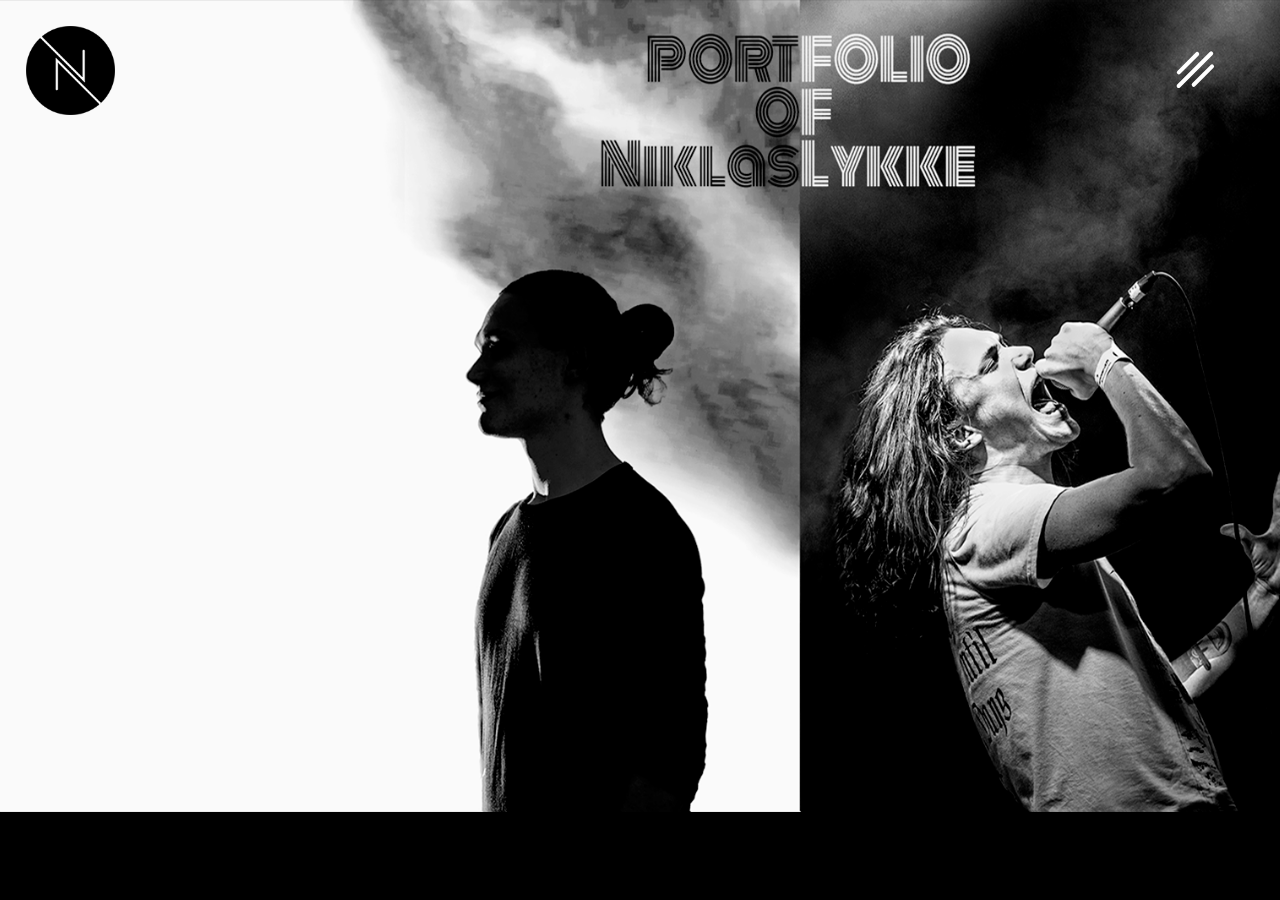
<file: index.html>
<!DOCTYPE html>
<html lang="da">
<head>
	<meta charset="utf-8">
    <meta name="viewport" content="width=device-width, initial-scale=1.0">
    <meta name="description" content="Mit navn er Niklas Lykke, og velkommen til min online refleksionsportfolio. Læs om mine reflektioner af de projekter, vi har arbejdet med på 1. semester, og besøg de forskellige websites. Derudover kan du også se proces galleriet igennem. Her finder du processen for hvert projekt i billeder, inklusiv dette website.">
	<title>Niklas Lykkes Portfolio - Refleksion af 1. semester</title>
	<link rel="stylesheet" type="text/css" href="css/style.css">
    <link href="https://fonts.googleapis.com/css?family=Comfortaa|Josefin+Sans|Righteous" rel="stylesheet">
</head>
<body>
    <!-- HEADER -START- -->
    <header>
        <nav>
            <a href="index.html"><img id="logo" src="images/logo.png" alt="..."></a>
            
            <!-- BURGER MENU -START- -->
            <section id="menu">
                <input type="checkbox" />
                <span></span>
                <span></span>
                <span></span>
                <ul id="nav">
                    <li class="nav-item-1"><a href="#">Cases</a></li>
                    <li class="nav-item-2"><a href="proces.html">Proces galleri</a></li>
                    <li class="nav-item-3"><a href="#about">Om mig</a></li>
                </ul>
            </section>
            <!-- BURGER MENU -END- -->
            
        </nav>
    </header>
    <!-- HEADER -END- -->
    
    <!-- CONTENT -START- -->
    <section id="frontpage"></section>
    <!-- CASES SLIDER -START- -->
    <input id="checkbox" type="checkbox"/>
    <a class="close cases-page" href="index.html">&times;</a>
    <section id="cases-bg">
        <a href="#popup-1"><img class="case rooftop" src="images/roof.png" alt="..."></a>
        <a href="#popup-2"><img class="case intune" src="images/intune.png" alt="..."></a>
        <a href="#popup-3"><img class="case deluxe" src="images/deluxe.png" alt="..."></a>
        
        <!-- ROOFTOP OVERLAY -->
        <section id="popup-1" class="overlay a">
            <a href="https://niklaslykke.github.io/rooftop/">
                <section class="visit">
                    <p class="link-text">Besøg Rooftop</p>
                </section>
            </a>
            <a href="rooftop.html">
                <section class="more">
                    <p class="link-text">Læs mere</p>
                </section>
            </a>
        </section>
        
        <!-- IN TUNE OVERLAY -->
        <section id="popup-2" class="overlay b">
            <a href="https://niklaslykke.github.io/intune/">
                <section class="visit">
                    <p class="link-text">Besøg In Tune</p>
                </section>
            </a>
            <a href="intune.html">
                <section class="more">
                    <p class="link-text">Læs mere</p>
                </section>
            </a>
        </section>
        
        <!-- DELUXE OVERLAY -->
        <section id="popup-3" class="overlay c">
            <a href="https://niklaslykke.github.io/deluxe/">
                <section class="visit">
                    <p class="link-text">Besøg Deluxe</p>
                </section>
            </a>
            <a href="deluxe.html">
                <section class="more">
                    <p class="link-text">Læs mere</p>
                </section>
            </a>
        </section>
    </section>
    <!-- CASES SLIDER -END- -->
    
    <!-- ABOUT SLIDER -START- -->
    <section id="about" class="slider">
        <a class="close about" href="#">&times;</a>
        <section id="content">
            <h1>Om mig</h1>
            <h2>Multimediedesigneren</h2>
            <p>Mit navn er Niklas Lykke, og jeg går på multimediedesigneruddannelsen på Erhvervsakademiet Aarhus. Jeg har altid været meget interesseret i kreative medier - først tegning, så musik og nu multimediedesign. Derudover har jeg altid haft en kærlighed for computere. Derfor har jeg valgt MDU på EAAA. Dette er min refleksionsportfolio over mit første semester.</p>
            <h2>Musikeren</h2>
            <p>I min fritid er jeg vokalist i et dødsmetal band. Musikken er min store passion, og har skabt den person jeg er i dag, da det har givet mig meget mere selvtillid. På scenen slipper jeg mit normale rolige jeg, og slår mig løs. Dette er den anden side af mig.</p>
        </section>
    </section>
    <!-- ABOUT SLIDER -END- -->
    <!-- CONTENT -END- -->
</body>
</html>
</file>
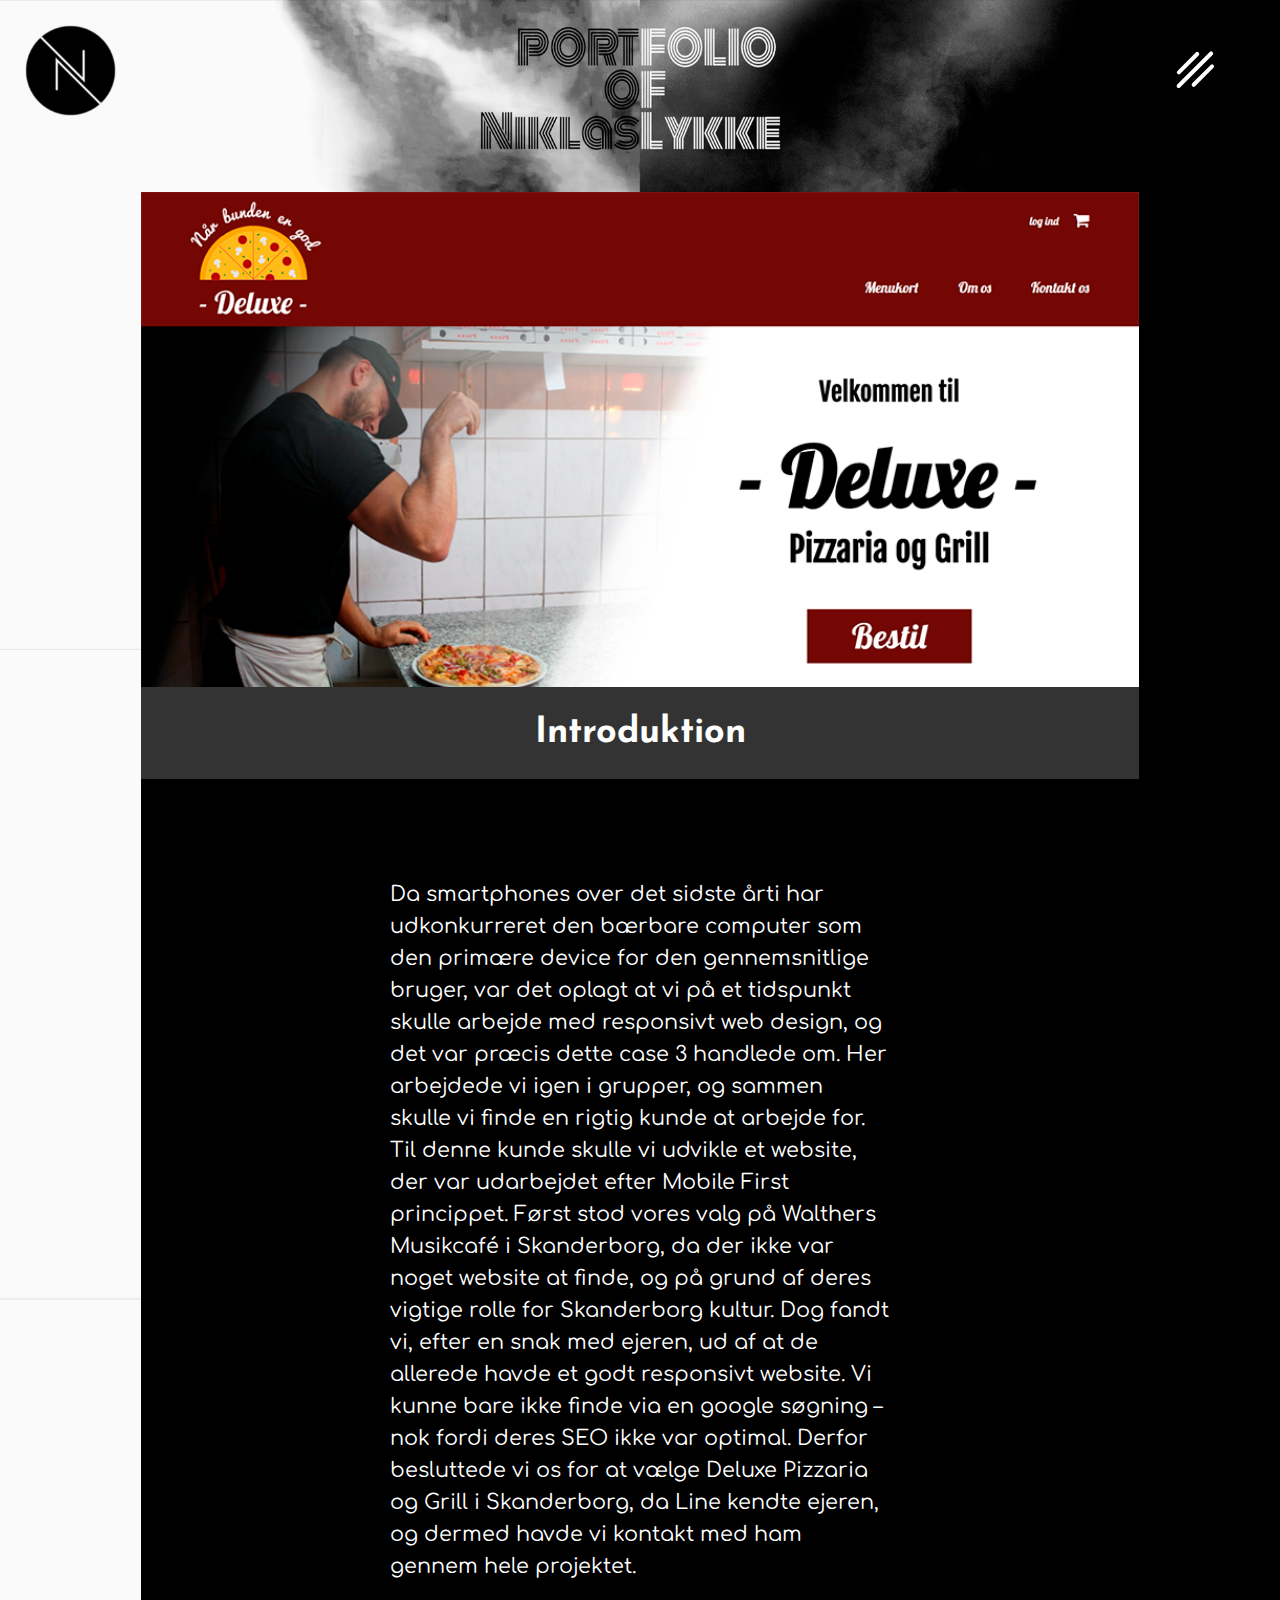
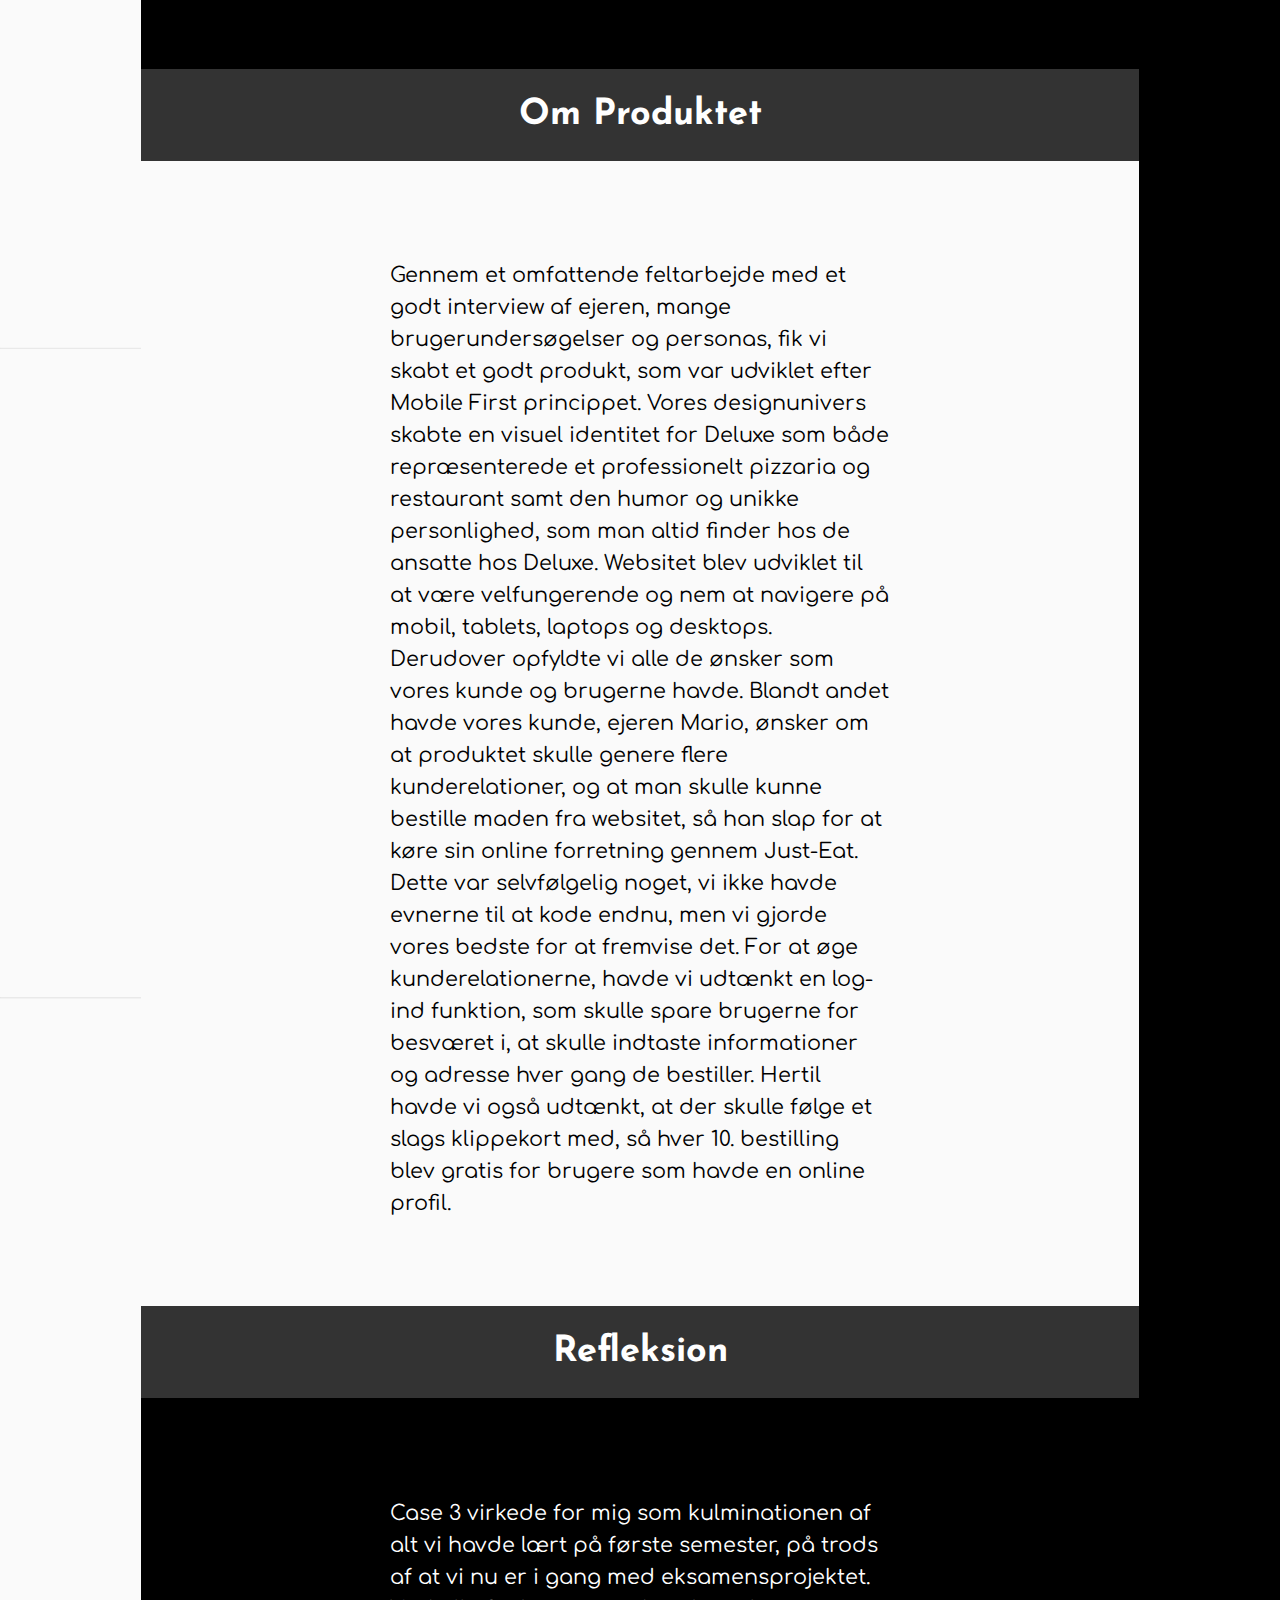
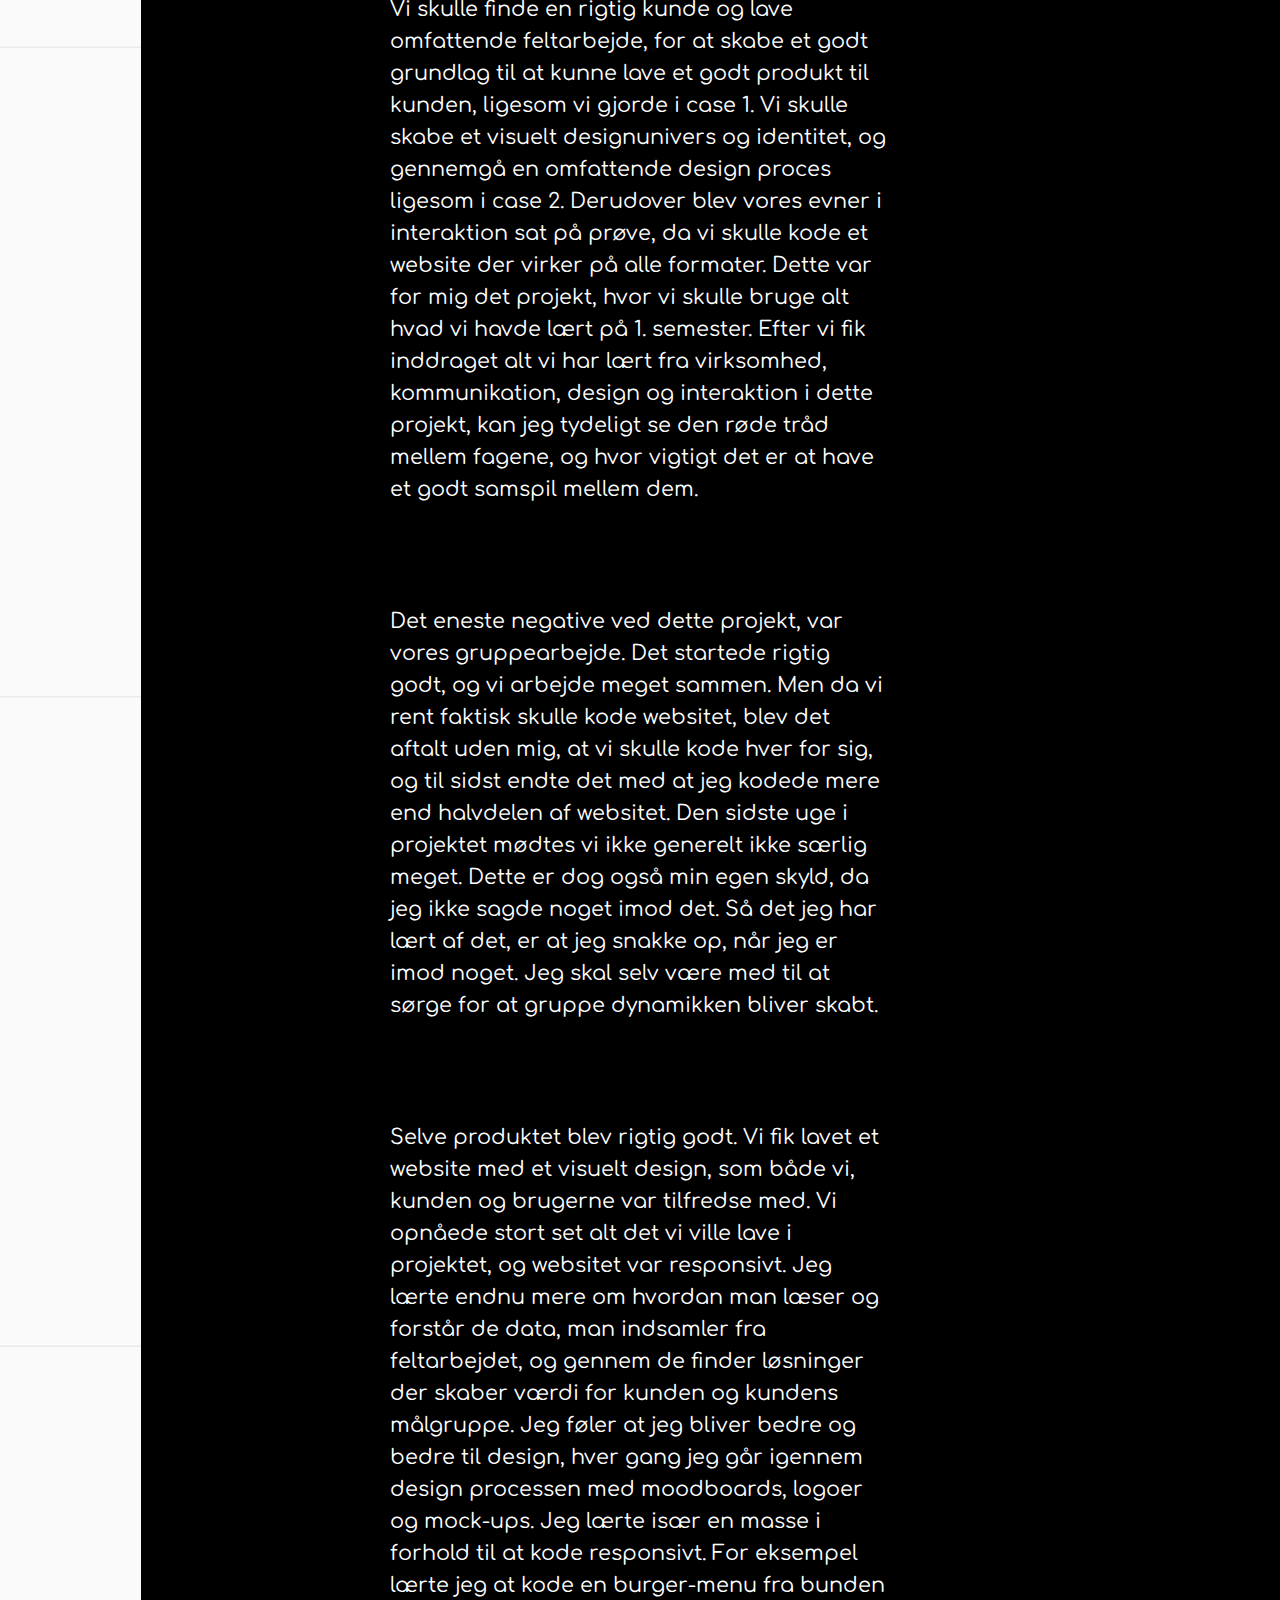
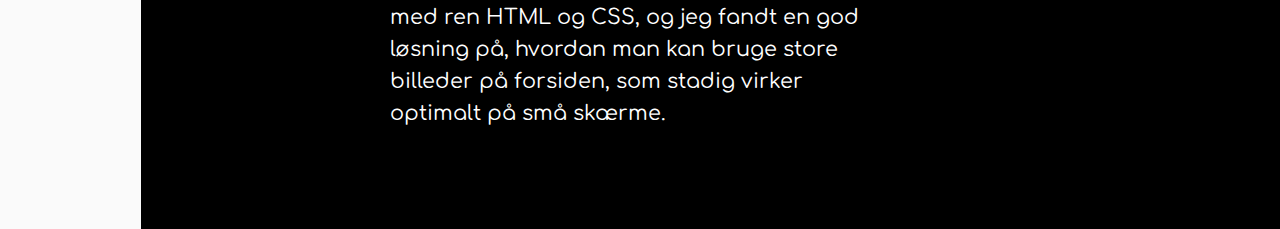
<file: deluxe.html>
<!DOCTYPE html>
<html lang="da">
<head>
	<meta charset="utf-8">
    <meta name="viewport" content="width=device-width, initial-scale=1.0">
    <meta name="description" content="Læs om mine refleksioner af Case 3: Deluxe Pizzaria og Grill, hvor jeg beskriver processen, gruppearbejdet og mit nuværende tilbageblik.">
	<title>Portfolio - Case 3: Deluxe</title>
	<link rel="stylesheet" type="text/css" href="css/style.css">
    <link href="https://fonts.googleapis.com/css?family=Comfortaa|Josefin+Sans|Righteous" rel="stylesheet">
</head>
<body>
    <!-- HEADER -START- -->
    <header>
        <nav>
            <a href="index.html"><img id="logo" src="images/logo.png" alt="..."></a>
            
            <!-- BURGER MENU -START- -->
            <section id="menu">
                <input type="checkbox" />
                <span></span>
                <span></span>
                <span></span>
                <ul id="nav">
                    <li class="nav-item-1"><a href="#">Cases</a></li>
                    <li class="nav-item-2"><a href="proces.html">Proces galleri</a></li>
                    <li class="nav-item-3"><a href="#about">Om mig</a></li>
                </ul>
            </section>
            <!-- BURGER MENU -END- -->
            
        </nav>
    </header>
    <!-- HEADER -END- -->
    
    <!-- CONTENT -START- -->
    <!-- CASES SLIDER -START- -->
    <input id="checkbox" type="checkbox"/>
    <a class="close cases-page" href="deluxe.html">&times;</a>
    <section id="cases-bg">
        <a href="#popup-1"><img class="case rooftop" src="images/roof.png" alt="..."></a>
        <a href="#popup-2"><img class="case intune" src="images/intune.png" alt="..."></a>
        <a href="#popup-3"><img class="case deluxe" src="images/deluxe.png" alt="..."></a>
        
        <!-- ROOFTOP OVERLAY -->
        <section id="popup-1" class="overlay a">
            <a href="https://niklaslykke.github.io/rooftop/">
                <section class="visit">
                    <p class="link-text">Besøg Rooftop</p>
                </section>
            </a>
            <a href="rooftop.html">
                <section class="more">
                    <p class="link-text">Læs mere</p>
                </section>
            </a>
        </section>
        
        <!-- IN TUNE OVERLAY -->
        <section id="popup-2" class="overlay b">
            <a href="https://niklaslykke.github.io/intune/">
                <section class="visit">
                    <p class="link-text">Besøg In Tune</p>
                </section>
            </a>
            <a href="intune.html">
                <section class="more">
                    <p class="link-text">Læs mere</p>
                </section>
            </a>
        </section>
        
        <!-- DELUXE OVERLAY -->
        <section id="popup-3" class="overlay c">
            <a href="https://niklaslykke.github.io/deluxe/">
                <section class="visit">
                    <p class="link-text">Besøg Deluxe</p>
                </section>
            </a>
            <a href="deluxe.html">
                <section class="more">
                    <p class="link-text">Læs mere</p>
                </section>
            </a>
        </section>
    </section>
    <!-- CASES SLIDER -END- -->
    
    <!-- ABOUT SLIDER -START- -->
    <section id="about" class="slider">
        <a class="close about" href="#">&times;</a>
        <section id="content">
            <h1>Om mig</h1>
            <h2>Multimediedesigneren</h2>
            <p>Mit navn er Niklas Lykke, og jeg går på multimediedesigneruddannelsen på Erhvervsakademiet Aarhus. Jeg har altid været meget interesseret i kreative medier - først tegning, så musik og nu multimediedesign. Derudover har jeg altid haft en kærlighed for computere. Derfor har jeg valgt MDU på EAAA. Dette er min refleksionsportfolio over mit første semester.</p>
            <h2>Musikeren</h2>
            <p>I min fritid er jeg vokalist i et dødsmetal band. Musikken er min store passion, og har skabt den person jeg er i dag, da det har givet mig meget mere selvtillid. På scenen slipper jeg mit normale rolige jeg, og slår mig løs. Dette er den anden side af mig.</p>
        </section>
    </section>
    <!-- ABOUT SLIDER -END- -->
    
    <!-- DELUXE REFLEKSIONER -START- -->
    <article>
        <section class="pic-box">
            <a href="https://niklaslykke.github.io/deluxe/">
                <picture>
                    <source media="(min-width: 1024px)" srcset="images/deluxe-big.png">
                    <img src="images/deluxe.png" alt="">
                </picture>
            </a>
        </section>
        <section class="sticky">
            <h2>Introduktion</h2>
        </section>
        <section class="txt-box-1">
            <p>Da smartphones over det sidste årti har udkonkurreret den bærbare computer som den primære device for den gennemsnitlige bruger, var det oplagt at vi på et tidspunkt skulle arbejde med responsivt web design, og det var præcis dette case 3 handlede om. Her arbejdede vi igen i grupper, og sammen skulle vi finde en rigtig kunde at arbejde for. Til denne kunde skulle vi udvikle et website, der var udarbejdet efter Mobile First princippet. Først stod vores valg på Walthers Musikcafé i Skanderborg, da der ikke var noget website at finde, og på grund af deres vigtige rolle for Skanderborg kultur. Dog fandt vi, efter en snak med ejeren, ud af at de allerede havde et godt responsivt website. Vi kunne bare ikke finde via en google søgning – nok fordi deres SEO ikke var optimal. Derfor besluttede vi os for at vælge Deluxe Pizzaria og Grill i Skanderborg, da Line kendte ejeren, og dermed havde vi kontakt med ham gennem hele projektet.</p>
        </section>
        <section class="sticky">
            <h2>Om Produktet</h2>
        </section>
        <section class="txt-box-2">
            <p>Gennem et omfattende feltarbejde med et godt interview af ejeren, mange brugerundersøgelser og personas, fik vi skabt et godt produkt, som var udviklet efter Mobile First princippet. Vores designunivers skabte en visuel identitet for Deluxe som både repræsenterede et professionelt pizzaria og restaurant samt den humor og unikke personlighed, som man altid finder hos de ansatte hos Deluxe. Websitet blev udviklet til at være velfungerende og nem at navigere på mobil, tablets, laptops og desktops. Derudover opfyldte vi alle de ønsker som vores kunde og brugerne havde. Blandt andet havde vores kunde, ejeren Mario, ønsker om at produktet skulle genere flere kunderelationer, og at man skulle kunne bestille maden fra websitet, så han slap for at køre sin online forretning gennem Just-Eat. Dette var selvfølgelig noget, vi ikke havde evnerne til at kode endnu, men vi gjorde vores bedste for at fremvise det. For at øge kunderelationerne, havde vi udtænkt en log-ind funktion, som skulle spare brugerne for besværet i, at skulle indtaste informationer og adresse hver gang de bestiller. Hertil havde vi også udtænkt, at der skulle følge et slags klippekort med, så hver 10. bestilling blev gratis for brugere som havde en online profil.</p>
        </section>
        <section class="sticky">
            <h2>Refleksion</h2>
        </section>
        <section class="txt-box-1">
            <p>Case 3 virkede for mig som kulminationen af alt vi havde lært på første semester, på trods af at vi nu er i gang med eksamensprojektet. Vi skulle finde en rigtig kunde og lave omfattende feltarbejde, for at skabe et godt grundlag til at kunne lave et godt produkt til kunden, ligesom vi gjorde i case 1. Vi skulle skabe et visuelt designunivers og identitet, og gennemgå en omfattende design proces ligesom i case 2. Derudover blev vores evner i interaktion sat på prøve, da vi skulle kode et website der virker på alle formater. Dette var for mig det projekt, hvor vi skulle bruge alt hvad vi havde lært på 1. semester. Efter vi fik inddraget alt vi har lært fra virksomhed, kommunikation, design og interaktion i dette projekt, kan jeg tydeligt se den røde tråd mellem fagene, og hvor vigtigt det er at have et godt samspil mellem dem.</p>
            <p>Det eneste negative ved dette projekt, var vores gruppearbejde. Det startede rigtig godt, og vi arbejde meget sammen. Men da vi rent faktisk skulle kode websitet, blev det aftalt uden mig, at vi skulle kode hver for sig, og til sidst endte det med at jeg kodede mere end halvdelen af websitet. Den sidste uge i projektet mødtes vi ikke generelt ikke særlig meget. Dette er dog også min egen skyld, da jeg ikke sagde noget imod det. Så det jeg har lært af det, er at jeg snakke op, når jeg er imod noget. Jeg skal selv være med til at sørge for at gruppe dynamikken bliver skabt.</p>
            <p>Selve produktet blev rigtig godt. Vi fik lavet et website med et visuelt design, som både vi, kunden og brugerne var tilfredse med. Vi opnåede stort set alt det vi ville lave i projektet, og websitet var responsivt. Jeg lærte endnu mere om hvordan man læser og forstår de data, man indsamler fra feltarbejdet, og gennem de finder løsninger der skaber værdi for kunden og kundens målgruppe. Jeg føler at jeg bliver bedre og bedre til design, hver gang jeg går igennem design processen med moodboards, logoer og mock-ups. Jeg lærte især en masse i forhold til at kode responsivt. For eksempel lærte jeg at kode en burger-menu fra bunden med ren HTML og CSS, og jeg fandt en god løsning på, hvordan man kan bruge store billeder på forsiden, som stadig virker optimalt på små skærme. </p>
        </section>
    </article>
    <!-- DELUXE REFLEKSIONER -END- -->
    <!-- CONTENT -END- -->
</body>
</html>
</file>
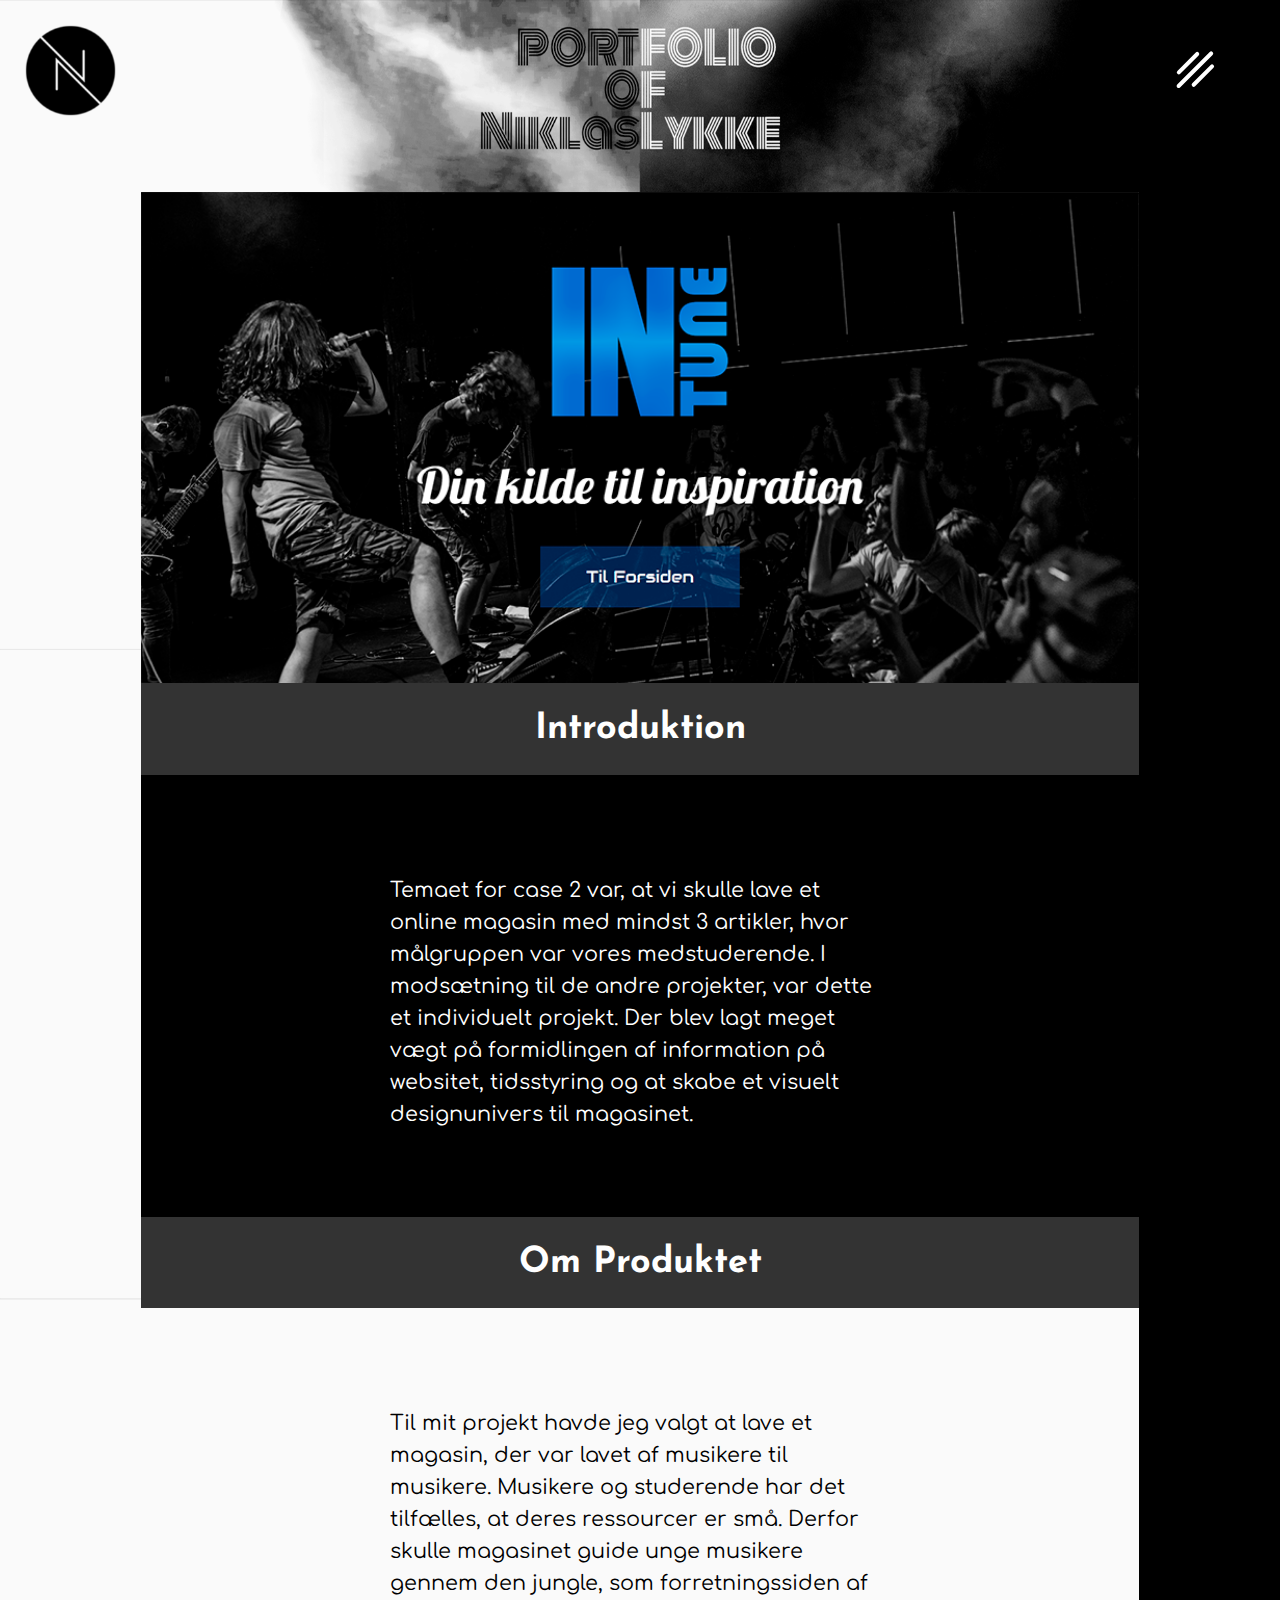
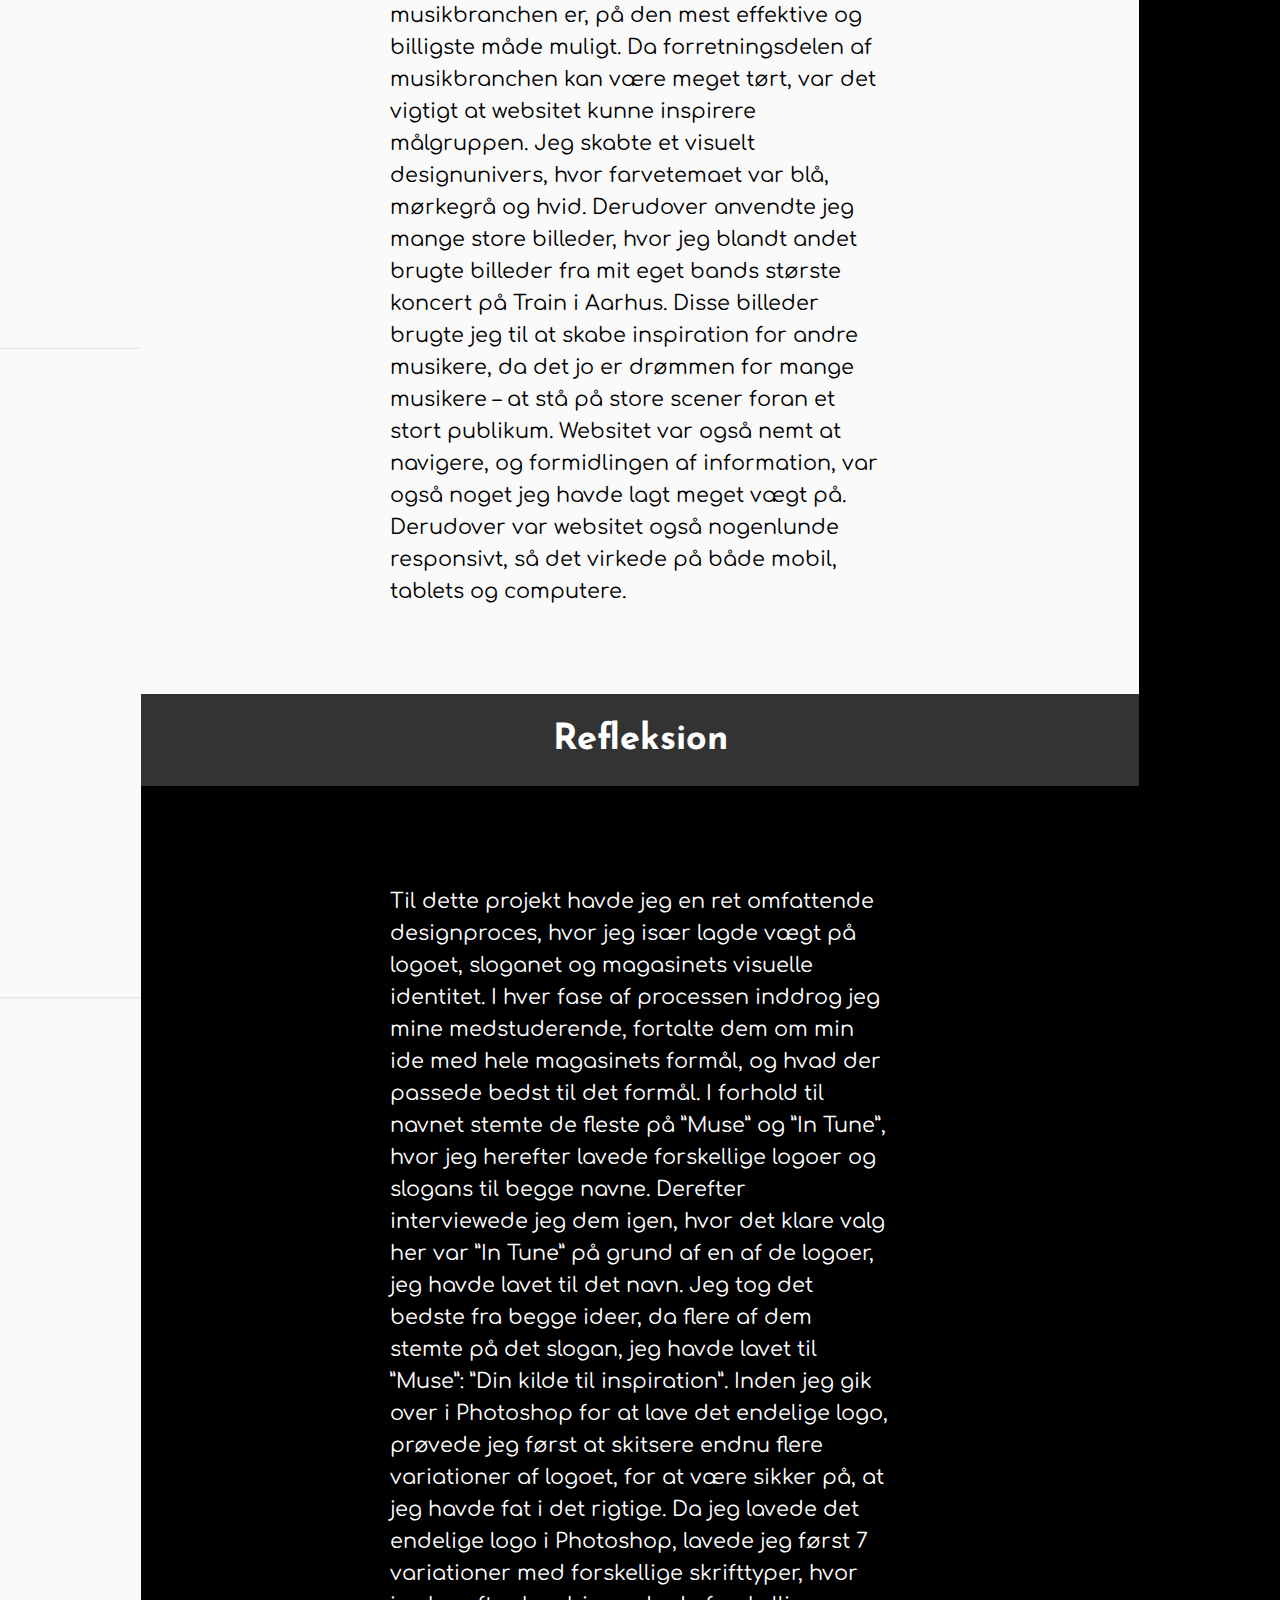
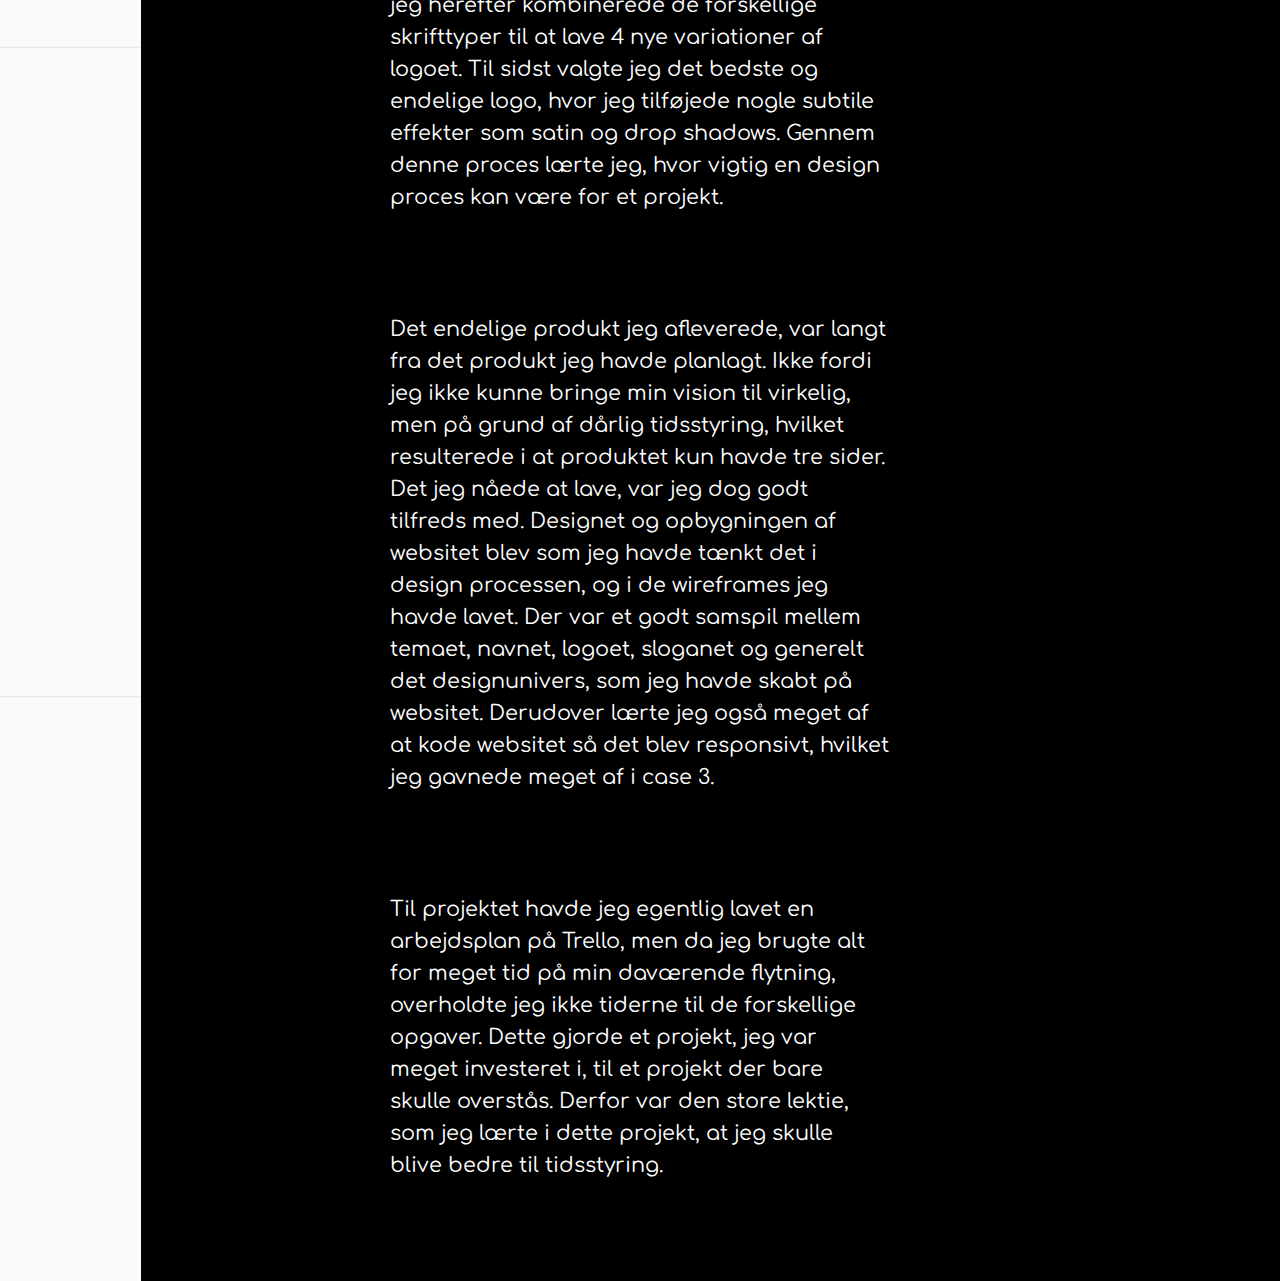
<file: intune.html>
<!DOCTYPE html>
<html lang="da">
<head>
	<meta charset="utf-8">
    <meta name="viewport" content="width=device-width, initial-scale=1.0">
    <meta name="description" content="Læs om mine refleksioner af Case 2: In Tune Magasin - et magasin fra musikere til musikere - hvor jeg beskriver processen, tidspresset og mit nuværende tilbageblik.">
	<title>Portfolio - Case 2: In Tune</title>
	<link rel="stylesheet" type="text/css" href="css/style.css">
    <link href="https://fonts.googleapis.com/css?family=Comfortaa|Josefin+Sans|Righteous" rel="stylesheet">
</head>
<body>
    <!-- HEADER -START- -->
    <header>
        <nav>
            <a href="index.html"><img id="logo" src="images/logo.png" alt="..."></a>
            
            <!-- BURGER MENU -START- -->
            <section id="menu">
                <input type="checkbox" />
                <span></span>
                <span></span>
                <span></span>
                <ul id="nav">
                    <li class="nav-item-1"><a href="#">Cases</a></li>
                    <li class="nav-item-2"><a href="proces.html">Proces galleri</a></li>
                    <li class="nav-item-3"><a href="#about">Om mig</a></li>
                </ul>
            </section>
            <!-- BURGER MENU -END- -->
            
        </nav>
    </header>
    <!-- HEADER -END- -->
    
    <!-- CONTENT -START- -->
    <!-- CASES SLIDER -START- -->
    <input id="checkbox" type="checkbox"/>
    <a class="close cases-page" href="intune.html">&times;</a>
    <section id="cases-bg">
        <a href="#popup-1"><img class="case rooftop" src="images/roof.png" alt="..."></a>
        <a href="#popup-2"><img class="case intune" src="images/intune.png" alt="..."></a>
        <a href="#popup-3"><img class="case deluxe" src="images/deluxe.png" alt="..."></a>
        
        <!-- ROOFTOP OVERLAY -->
        <section id="popup-1" class="overlay a">
            <a href="https://niklaslykke.github.io/rooftop/">
                <section class="visit">
                    <p class="link-text">Besøg Rooftop</p>
                </section>
            </a>
            <a href="rooftop.html">
                <section class="more">
                    <p class="link-text">Læs mere</p>
                </section>
            </a>
        </section>
        
        <!-- IN TUNE OVERLAY -->
        <section id="popup-2" class="overlay b">
            <a href="https://niklaslykke.github.io/intune/">
                <section class="visit">
                    <p class="link-text">Besøg In Tune</p>
                </section>
            </a>
            <a href="intune.html">
                <section class="more">
                    <p class="link-text">Læs mere</p>
                </section>
            </a>
        </section>
        
        <!-- DELUXE OVERLAY -->
        <section id="popup-3" class="overlay c">
            <a href="https://niklaslykke.github.io/deluxe/">
                <section class="visit">
                    <p class="link-text">Besøg Deluxe</p>
                </section>
            </a>
            <a href="deluxe.html">
                <section class="more">
                    <p class="link-text">Læs mere</p>
                </section>
            </a>
        </section>
    </section>
    <!-- CASES SLIDER -END- -->
    
    <!-- ABOUT SLIDER -START- -->
    <section id="about" class="slider">
        <a class="close about" href="#">&times;</a>
        <section id="content">
            <h1>Om mig</h1>
            <h2>Multimediedesigneren</h2>
            <p>Mit navn er Niklas Lykke, og jeg går på multimediedesigneruddannelsen på Erhvervsakademiet Aarhus. Jeg har altid været meget interesseret i kreative medier - først tegning, så musik og nu multimediedesign. Derudover har jeg altid haft en kærlighed for computere. Derfor har jeg valgt MDU på EAAA. Dette er min refleksionsportfolio over mit første semester.</p>
            <h2>Musikeren</h2>
            <p>I min fritid er jeg vokalist i et dødsmetal band. Musikken er min store passion, og har skabt den person jeg er i dag, da det har givet mig meget mere selvtillid. På scenen slipper jeg mit normale rolige jeg, og slår mig løs. Dette er den anden side af mig.</p>
        </section>
    </section>
    <!-- ABOUT SLIDER -END- -->
    
    <!-- IN TUNE REFLEKSIONER -START- -->
    <article>
        <section class="pic-box">
            <a href="https://niklaslykke.github.io/intune/">
                <picture>
                    <source media="(min-width: 1024px)" srcset="images/intune-big.png">
                    <img src="images/intune.png" alt="">
                </picture>
            </a>
        </section>
        <section class="sticky">
            <h2>Introduktion</h2>
        </section>
        <section class="txt-box-1">
            <p>Temaet for case 2 var, at vi skulle lave et online magasin med mindst 3 artikler, hvor målgruppen var vores medstuderende. I modsætning til de andre projekter, var dette et individuelt projekt. Der blev lagt meget vægt på formidlingen af information på websitet, tidsstyring og at skabe et visuelt designunivers til magasinet. </p>
        </section>
        <section class="sticky">
            <h2>Om Produktet</h2>
        </section>
        <section class="txt-box-2">
            <p>Til mit projekt havde jeg valgt at lave et magasin, der var lavet af musikere til musikere. Musikere og studerende har det tilfælles, at deres ressourcer er små. Derfor skulle magasinet guide unge musikere gennem den jungle, som forretningssiden af musikbranchen er, på den mest effektive og billigste måde muligt. Da forretningsdelen af musikbranchen kan være meget tørt, var det vigtigt at websitet kunne inspirere målgruppen. Jeg skabte et visuelt designunivers, hvor farvetemaet var blå, mørkegrå og hvid. Derudover anvendte jeg mange store billeder, hvor jeg blandt andet brugte billeder fra mit eget bands største koncert på Train i Aarhus. Disse billeder brugte jeg til at skabe inspiration for andre musikere, da det jo er drømmen for mange musikere – at stå på store scener foran et stort publikum.  Websitet var også nemt at navigere, og formidlingen af information, var også noget jeg havde lagt meget vægt på. Derudover var websitet også nogenlunde responsivt, så det virkede på både mobil, tablets og computere.</p>
        </section>
        <section class="sticky">
            <h2>Refleksion</h2>
        </section>
        <section class="txt-box-1">
            <p>Til dette projekt havde jeg en ret omfattende designproces, hvor jeg især lagde vægt på logoet, sloganet og magasinets visuelle identitet. I hver fase af processen inddrog jeg mine medstuderende, fortalte dem om min ide med hele magasinets formål, og hvad der passede bedst til det formål. I forhold til navnet stemte de fleste på ”Muse” og ”In Tune”, hvor jeg herefter lavede forskellige logoer og slogans til begge navne. Derefter interviewede jeg dem igen, hvor det klare valg her var ”In Tune” på grund af en af de logoer, jeg havde lavet til det navn. Jeg tog det bedste fra begge ideer, da flere af dem stemte på det slogan, jeg havde lavet til ”Muse”: ”Din kilde til inspiration”. Inden jeg gik over i Photoshop for at lave det endelige logo, prøvede jeg først at skitsere endnu flere variationer af logoet, for at være sikker på, at jeg havde fat i det rigtige. Da jeg lavede det endelige logo i Photoshop, lavede jeg først 7 variationer med forskellige skrifttyper, hvor jeg herefter kombinerede de forskellige skrifttyper til at lave 4 nye variationer af logoet. Til sidst valgte jeg det bedste og endelige logo, hvor jeg tilføjede nogle subtile effekter som satin og drop shadows. Gennem denne proces lærte jeg, hvor vigtig en design proces kan være for et projekt. </p>
            <p>Det endelige produkt jeg afleverede, var langt fra det produkt jeg havde planlagt. Ikke fordi jeg ikke kunne bringe min vision til virkelig, men på grund af dårlig tidsstyring, hvilket resulterede i at produktet kun havde tre sider. Det jeg nåede at lave, var jeg dog godt tilfreds med. Designet og opbygningen af websitet blev som jeg havde tænkt det i design processen, og i de wireframes jeg havde lavet. Der var et godt samspil mellem temaet, navnet, logoet, sloganet og generelt det designunivers, som jeg havde skabt på websitet. Derudover lærte jeg også meget af at kode websitet så det blev responsivt, hvilket jeg gavnede meget af i case 3.</p>
            <p>Til projektet havde jeg egentlig lavet en arbejdsplan på Trello, men da jeg brugte alt for meget tid på min daværende flytning, overholdte jeg ikke tiderne til de forskellige opgaver. Dette gjorde et projekt, jeg var meget investeret i, til et projekt der bare skulle overstås. Derfor var den store lektie, som jeg lærte i dette projekt, at jeg skulle blive bedre til tidsstyring.</p>
        </section>
    </article>
    <!-- IN TUNE REFLEKSIONER -END- -->
    <!-- CONTENT -END- -->
</body>
</html>
</file>
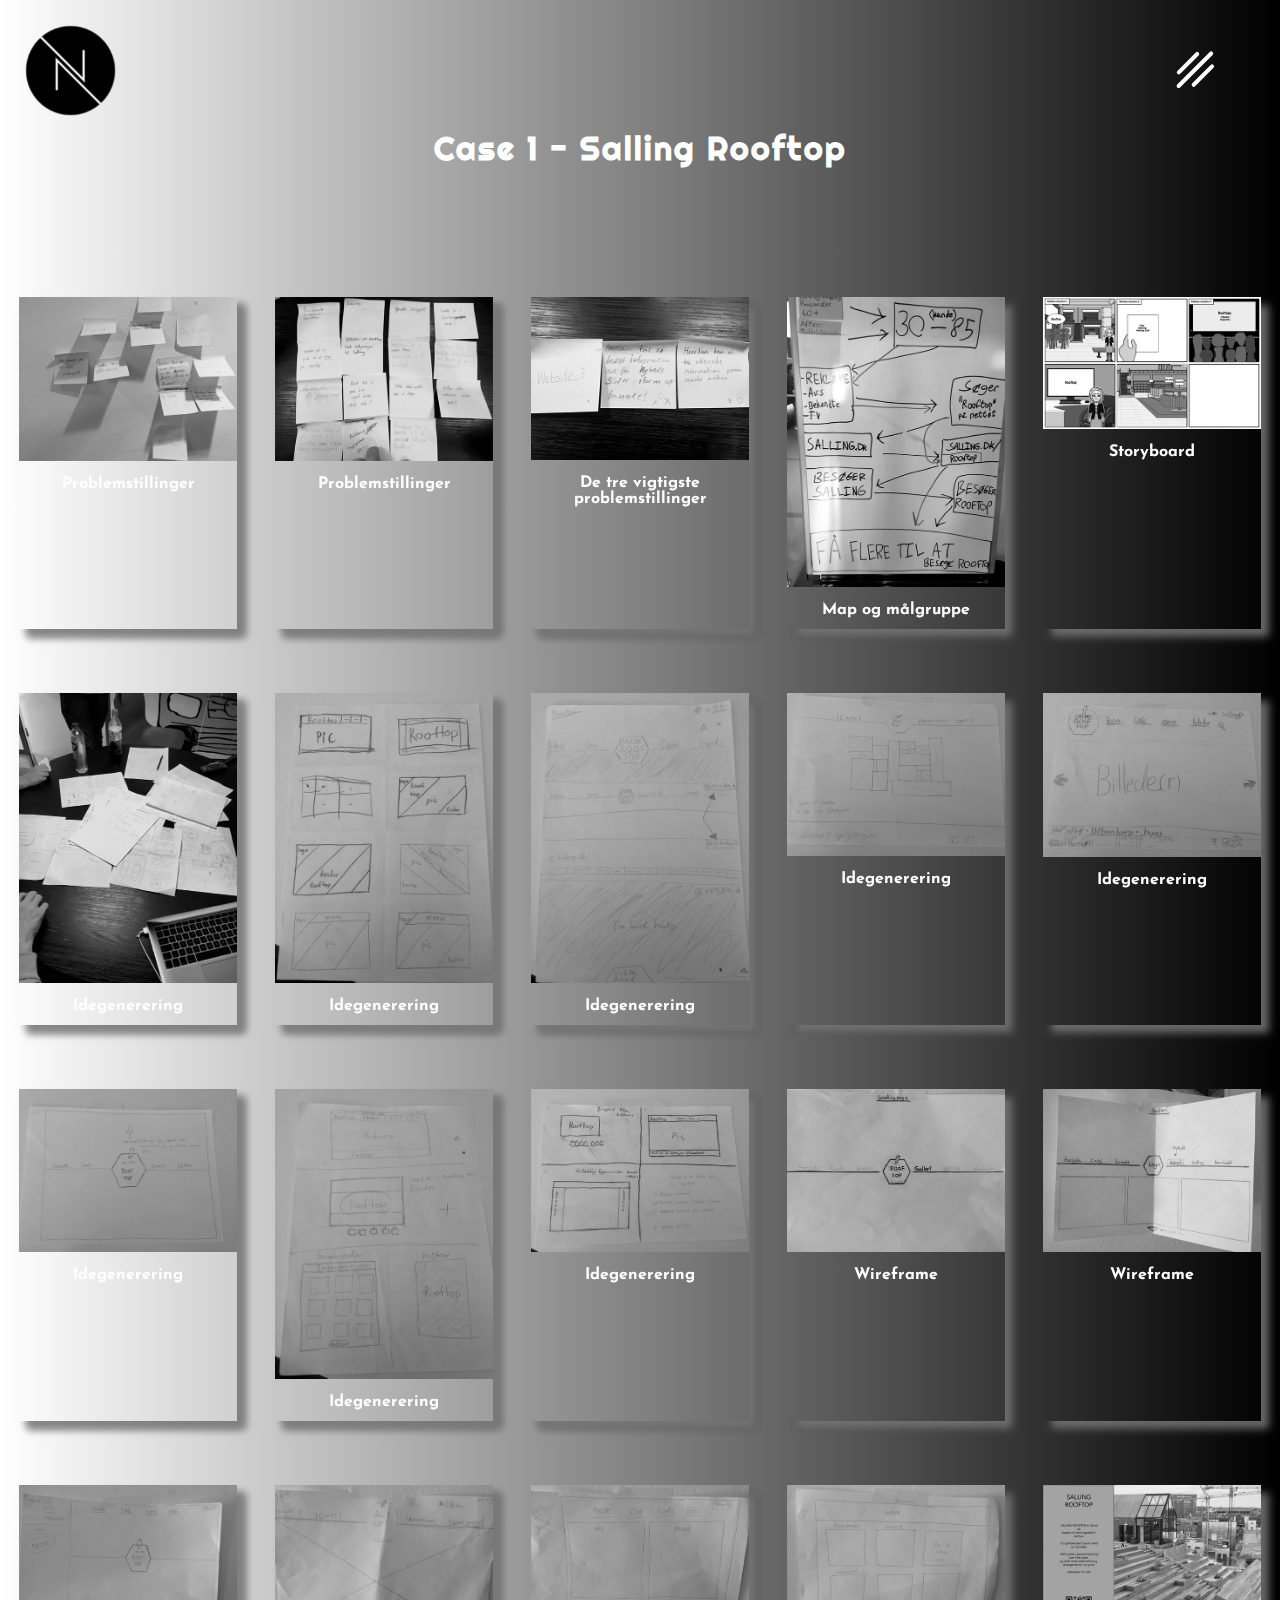
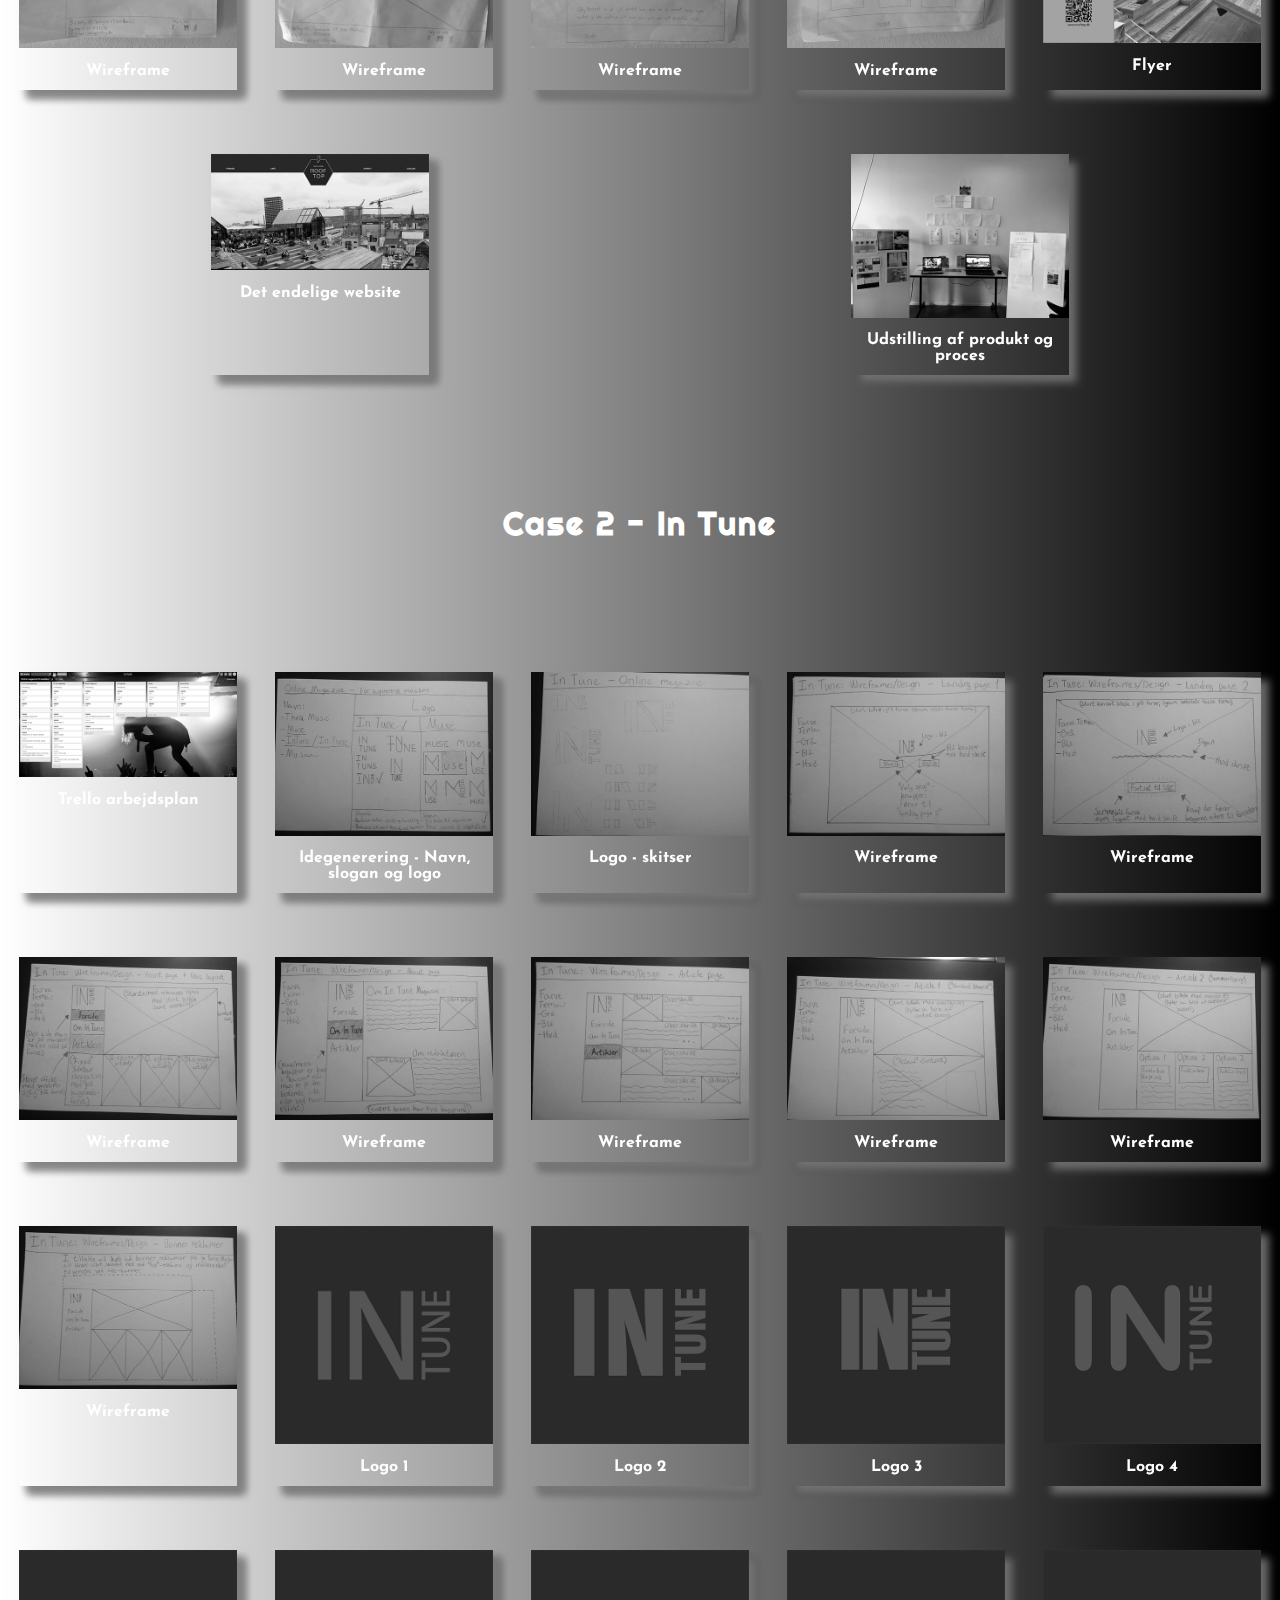
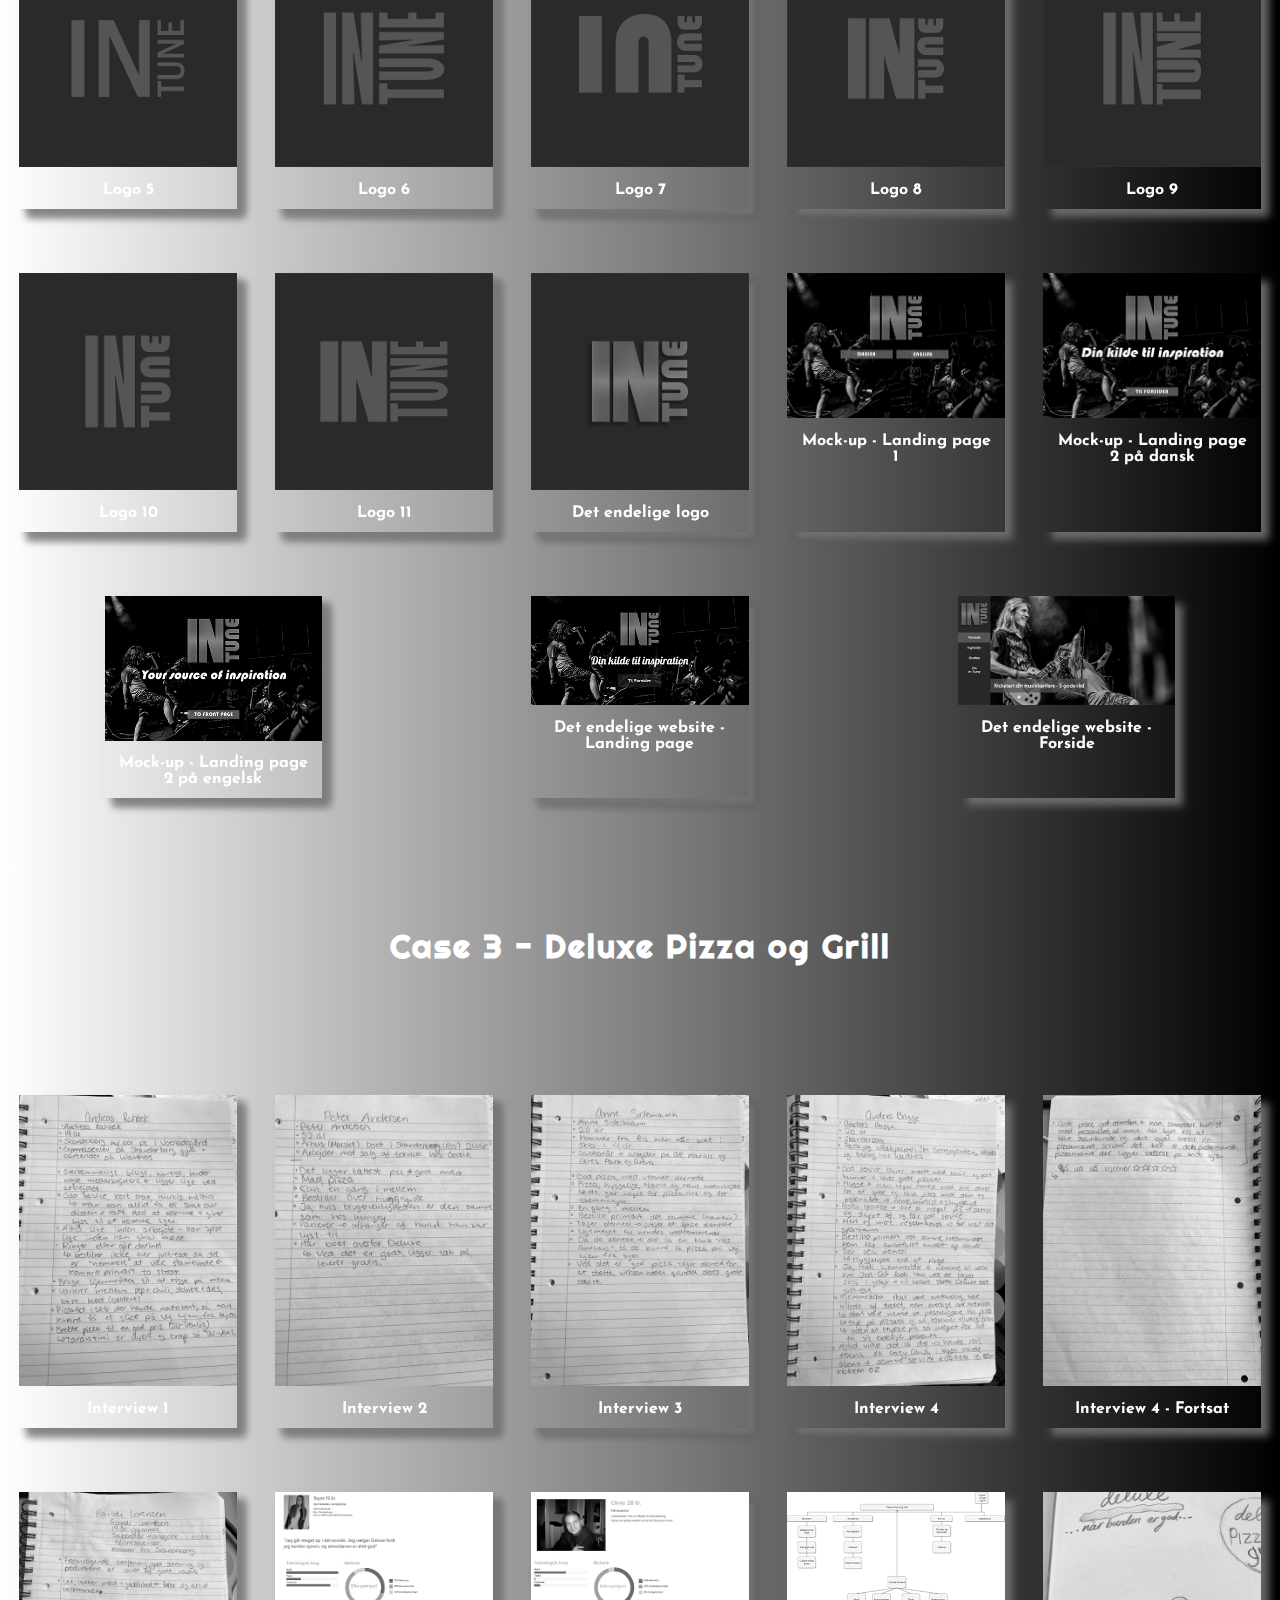
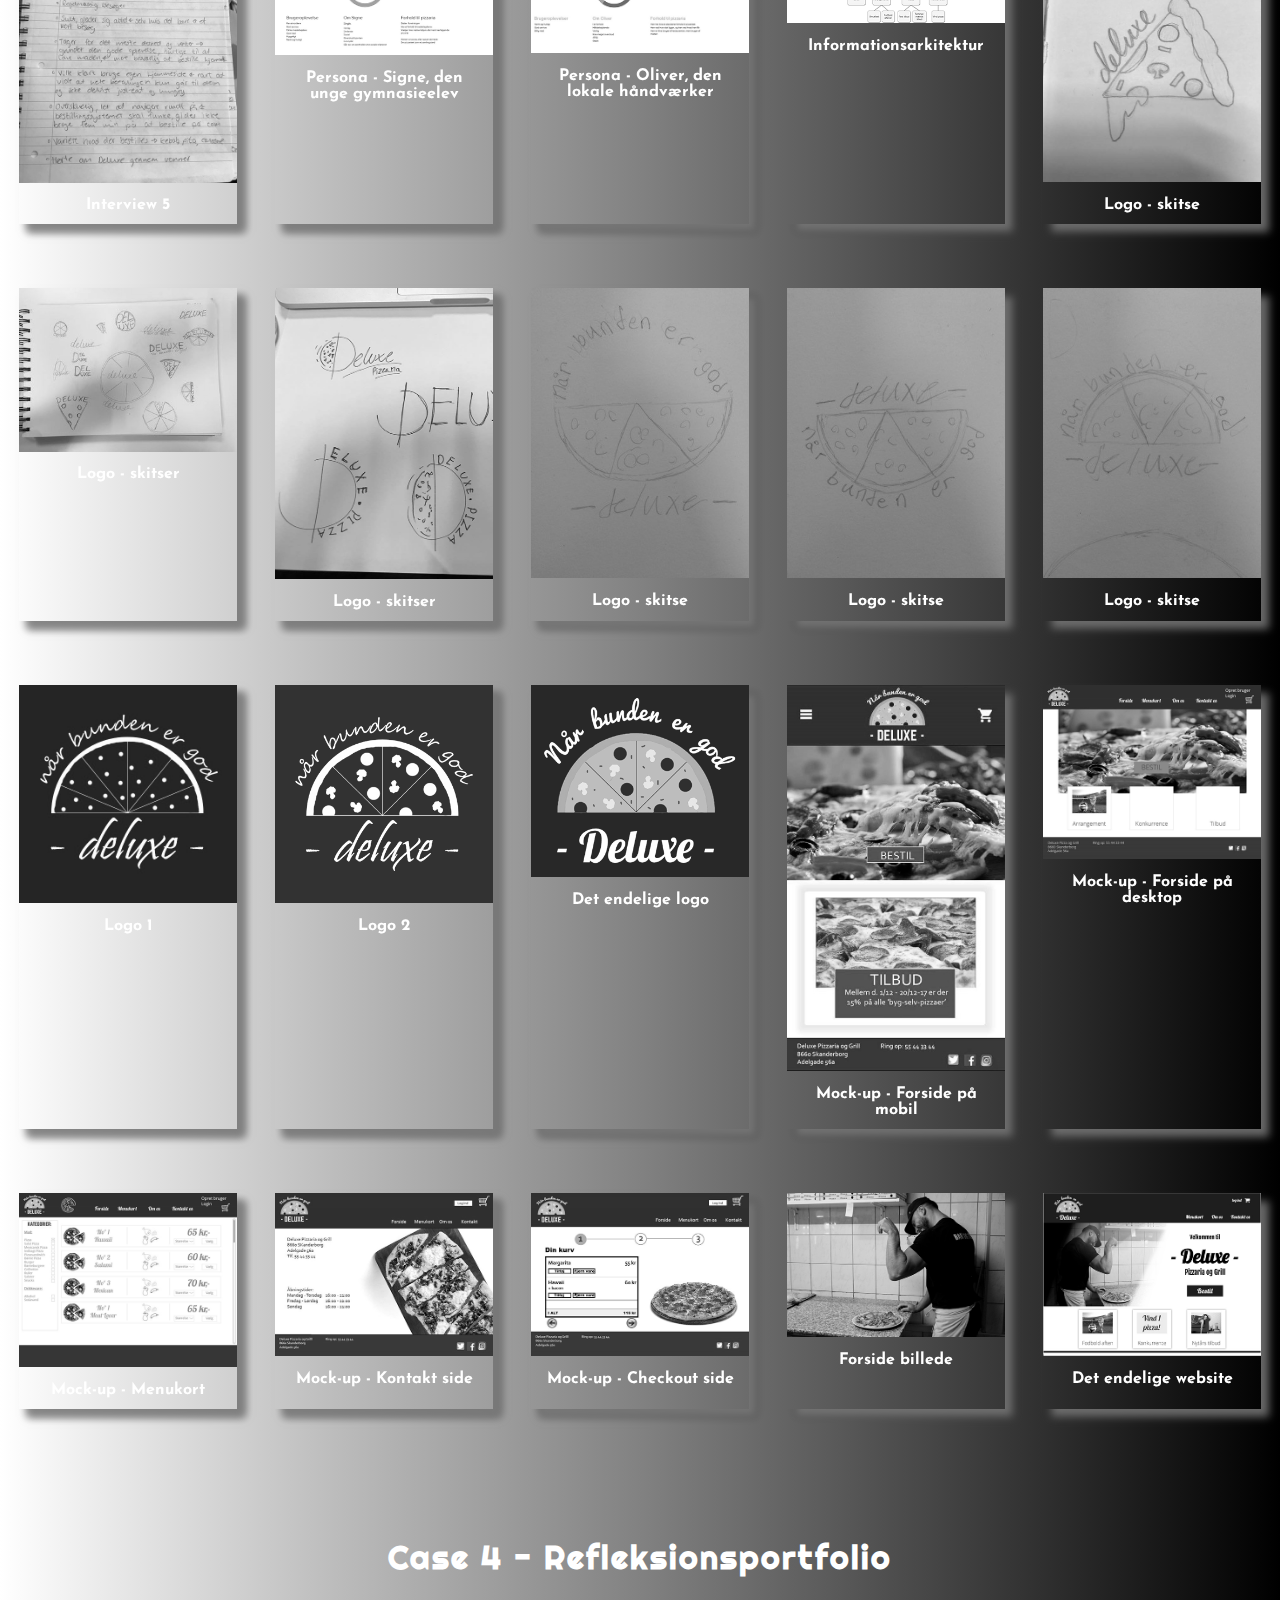
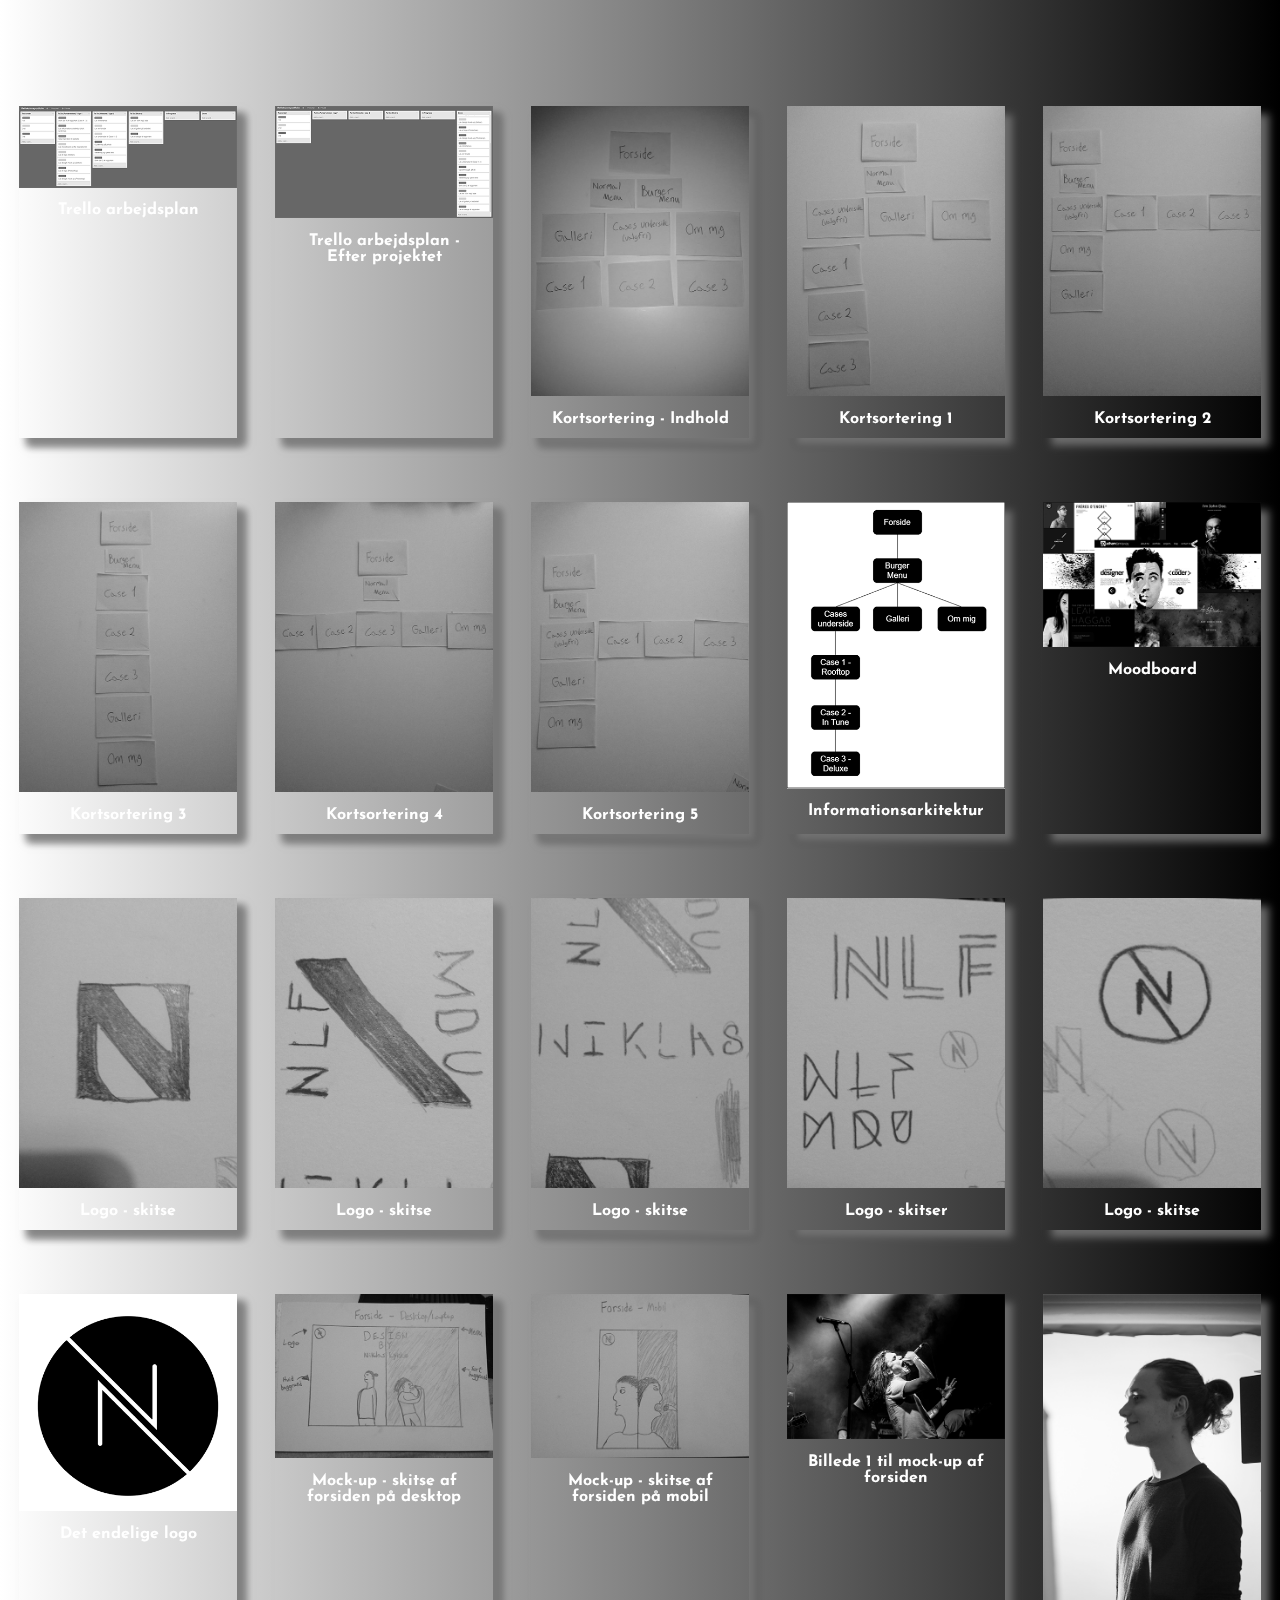
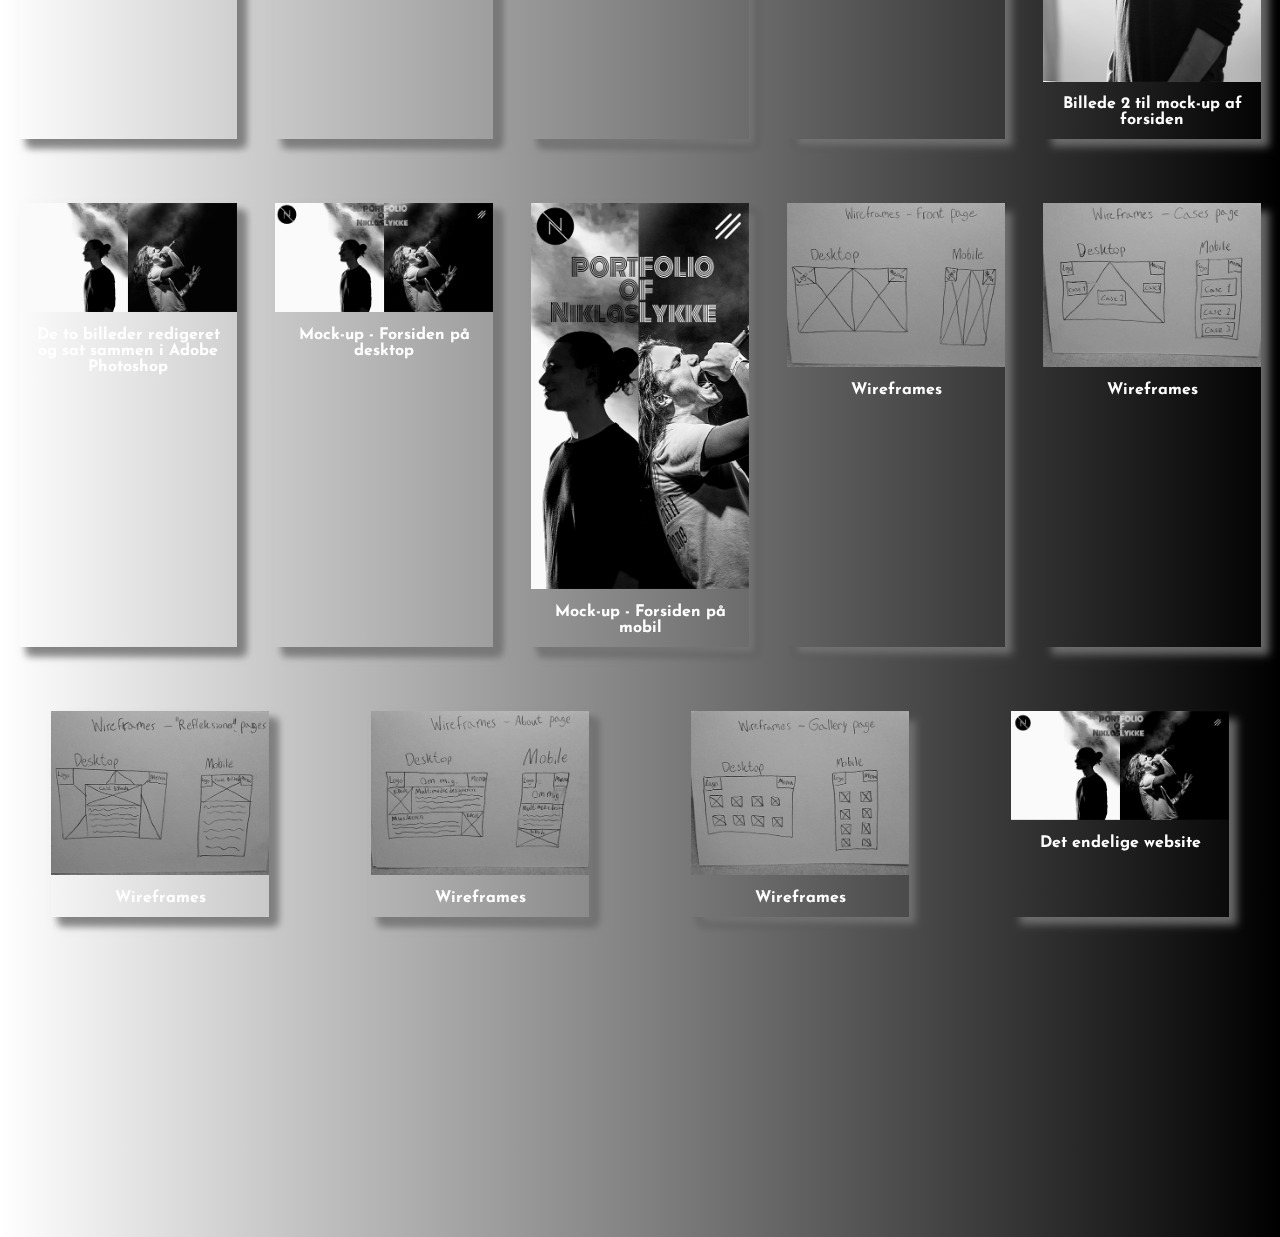
<file: proces.html>
<!DOCTYPE html>
<html lang="da">
<head>
	<meta charset="utf-8">
    <meta name="viewport" content="width=device-width, initial-scale=1.0">
    <meta name="description" content="Her finder du billeder af hele processen for hver case, inklusiv dette website - fra første krusedulle til færdigt website.">
	<title>Portfolio - Proces galleri</title>
	<link rel="stylesheet" type="text/css" href="css/style.css">
    <link href="https://fonts.googleapis.com/css?family=Comfortaa|Josefin+Sans|Righteous" rel="stylesheet">
</head>
<body>
    <!-- HEADER -START- -->
    <header>
        <nav>
            <a href="index.html"><img id="logo" src="images/logo.png" alt="..."></a>
            
            <!-- BURGER MENU -START- -->
            <section id="menu">
                <input type="checkbox" />
                <span></span>
                <span></span>
                <span></span>
                <ul id="nav">
                    <li class="nav-item-1"><a href="#">Cases</a></li>
                    <li class="nav-item-2"><a href="proces.html">Proces galleri</a></li>
                    <li class="nav-item-3"><a href="#about">Om mig</a></li>
                </ul>
            </section>
            <!-- BURGER MENU -END- -->
            
        </nav>
    </header>
    <!-- HEADER -END- -->
    
    <!-- CONTENT -START- -->
    <!-- CASES SLIDER -START- -->
    <input id="checkbox" type="checkbox"/>
    <a class="close cases-page" href="proces.html">&times;</a>
    <section id="cases-bg">
        <a href="#popup-1"><img class="case rooftop" src="images/roof.png" alt="..."></a>
        <a href="#popup-2"><img class="case intune" src="images/intune.png" alt="..."></a>
        <a href="#popup-3"><img class="case deluxe" src="images/deluxe.png" alt="..."></a>
        
        <!-- ROOFTOP OVERLAY -->
        <section id="popup-1" class="overlay a">
            <a href="https://niklaslykke.github.io/rooftop/">
                <section class="visit">
                    <p class="link-text">Besøg Rooftop</p>
                </section>
            </a>
            <a href="rooftop.html">
                <section class="more">
                    <p class="link-text">Læs mere</p>
                </section>
            </a>
        </section>
        
        <!-- IN TUNE OVERLAY -->
        <section id="popup-2" class="overlay b">
            <a href="https://niklaslykke.github.io/intune/">
                <section class="visit">
                    <p class="link-text">Besøg In Tune</p>
                </section>
            </a>
            <a href="intune.html">
                <section class="more">
                    <p class="link-text">Læs mere</p>
                </section>
            </a>
        </section>
        
        <!-- DELUXE OVERLAY -->
        <section id="popup-3" class="overlay c">
            <a href="https://niklaslykke.github.io/deluxe/">
                <section class="visit">
                    <p class="link-text">Besøg Deluxe</p>
                </section>
            </a>
            <a href="deluxe.html">
                <section class="more">
                    <p class="link-text">Læs mere</p>
                </section>
            </a>
        </section>
    </section>
    <!-- CASES SLIDER -END- -->
    
    <!-- ABOUT SLIDER -START- -->
    <section id="about" class="slider">
        <a class="close about" href="#">&times;</a>
        <section id="content">
            <h1>Om mig</h1>
            <h2>Multimediedesigneren</h2>
            <p>Mit navn er Niklas Lykke, og jeg går på multimediedesigneruddannelsen på Erhvervsakademiet Aarhus. Jeg har altid været meget interesseret i kreative medier - først tegning, så musik og nu multimediedesign. Derudover har jeg altid haft en kærlighed for computere. Derfor har jeg valgt MDU på EAAA. Dette er min refleksionsportfolio over mit første semester.</p>
            <h2>Musikeren</h2>
            <p>I min fritid er jeg vokalist i et dødsmetal band. Musikken er min store passion, og har skabt den person jeg er i dag, da det har givet mig meget mere selvtillid. På scenen slipper jeg mit normale rolige jeg, og slår mig løs. Dette er den anden side af mig.</p>
        </section>
    </section>
    <!-- ABOUT SLIDER -END- -->
    
    <!-- PROCESS GALLERY PAGE -START- -->
    <!-- CASE 1 - ROOFTOP -START- -->
    <section class="gallery r">
        <h1>Case 1 - Salling Rooftop</h1>
        <section>
            <img src="images/case-1-pic-1.png" alt="Problemstillinger">
            <h2>Problemstillinger</h2>
        </section>
        <section>
            <img src="/images/case-1-pic-2.png" alt="Problemstillinger">
            <h2>Problemstillinger</h2>
        </section>
        <section>
            <img src="images/case-1-pic-3.png" alt="De tre vigtigste problemstillinger">
            <h2>De tre vigtigste problemstillinger</h2>
        </section>
        <section>
            <img src="images/case-1-pic-4.png" alt="Map og målgruppe">
            <h2>Map og målgruppe</h2>
        </section>
        <section>
            <img src="images/case-1-pic-5.png" alt="Storyboard">
            <h2>Storyboard</h2>
        </section>
        <section>
            <img src="images/case-1-pic-6.png" alt="Idegenerering">
            <h2>Idegenerering</h2>
        </section>
        <section>
            <img src="/images/case-1-pic-7.png" alt="Idegenerering">
            <h2>Idegenerering</h2>
        </section>
        <section>
            <img src="images/case-1-pic-8.png" alt="Idegenerering">
            <h2>Idegenerering</h2>
        </section>
        <section>
            <img src="images/case-1-pic-9.png" alt="Idegenerering">
            <h2>Idegenerering</h2>
        </section>
        <section>
            <img src="images/case-1-pic-10.png" alt="Idegenerering">
            <h2>Idegenerering</h2>
        </section>
        <section>
            <img src="images/case-1-pic-11.png" alt="Idegenerering">
            <h2>Idegenerering</h2>
        </section>
        <section>
            <img src="/images/case-1-pic-12.png" alt="Idegenerering">
            <h2>Idegenerering</h2>
        </section>
        <section>
            <img src="images/case-1-pic-13.png" alt="Idegenerering">
            <h2>Idegenerering</h2>
        </section>
        <section>
            <img src="images/case-1-pic-14.png" alt="Wireframe">
            <h2>Wireframe</h2>
        </section>
        <section>
            <img src="images/case-1-pic-15.png" alt="Wireframe">
            <h2>Wireframe</h2>
        </section>
        <section>
            <img src="images/case-1-pic-16.png" alt="Wireframe">
            <h2>Wireframe</h2>
        </section>
        <section>
            <img src="/images/case-1-pic-17.png" alt="Wireframe">
            <h2>Wireframe</h2>
        </section>
        <section>
            <img src="images/case-1-pic-18.png" alt="Wireframe">
            <h2>Wireframe</h2>
        </section>
        <section>
            <img src="images/case-1-pic-19.png" alt="Wireframe">
            <h2>Wireframe</h2>
        </section>
        <section>
            <img src="images/case-1-pic-20.png" alt="Flyer">
            <h2>Flyer</h2>
        </section>
        <section>
            <img src="images/case-1-pic-21.png" alt="Det endelige website">
            <h2>Det endelige website</h2>
        </section>
        <section>
            <img src="/images/case-1-pic-22.png" alt="Udstilling af produkt og proces">
            <h2>Udstilling af produkt og proces</h2>
        </section>
    </section>
    <!-- CASE 1 - ROOFTOP -END- -->
    
    <!-- CASE 2 - IN TUNE -START- -->
    <section class="gallery i">
        <h1>Case 2 - In Tune</h1>
        <section>
            <img src="images/case-2-pic-1.png" alt="Trello arbejdsplan">
            <h2>Trello arbejdsplan</h2>
        </section>
        <section>
            <img src="/images/case-2-pic-2.png" alt="Idegenerering - Navn, slogan og logo">
            <h2>Idegenerering - Navn, slogan og logo</h2>
        </section>
        <section>
            <img src="images/case-2-pic-3.png" alt="Logo - skitser">
            <h2>Logo - skitser</h2>
        </section>
        <section>
            <img src="images/case-2-pic-4.png" alt="Wireframe">
            <h2>Wireframe</h2>
        </section>
        <section>
            <img src="images/case-2-pic-5.png" alt="Wireframe">
            <h2>Wireframe</h2>
        </section>
        <section>
            <img src="images/case-2-pic-6.png" alt="Wireframe">
            <h2>Wireframe</h2>
        </section>
        <section>
            <img src="/images/case-2-pic-7.png" alt="Wireframe">
            <h2>Wireframe</h2>
        </section>
        <section>
            <img src="images/case-2-pic-8.png" alt="Wireframe">
            <h2>Wireframe</h2>
        </section>
        <section>
            <img src="images/case-2-pic-9.png" alt="Wireframe">
            <h2>Wireframe</h2>
        </section>
        <section>
            <img src="images/case-2-pic-10.png" alt="Wireframe">
            <h2>Wireframe</h2>
        </section>
        <section>
            <img src="images/case-2-pic-11.png" alt="Wireframe">
            <h2>Wireframe</h2>
        </section>
        <section>
            <img src="/images/case-2-pic-12.png" alt="Logo 1">
            <h2>Logo 1</h2>
        </section>
        <section>
            <img src="images/case-2-pic-13.png" alt="Logo 2">
            <h2>Logo 2</h2>
        </section>
        <section>
            <img src="images/case-2-pic-14.png" alt="Logo 3">
            <h2>Logo 3</h2>
        </section>
        <section>
            <img src="images/case-2-pic-15.png" alt="Logo 4">
            <h2>Logo 4</h2>
        </section>
        <section>
            <img src="images/case-2-pic-16.png" alt="Logo 5">
            <h2>Logo 5</h2>
        </section>
        <section>
            <img src="/images/case-2-pic-17.png" alt="Logo 6">
            <h2>Logo 6</h2>
        </section>
        <section>
            <img src="images/case-2-pic-18.png" alt="Logo 7">
            <h2>Logo 7</h2>
        </section>
        <section>
            <img src="images/case-2-pic-19.png" alt="Logo 8">
            <h2>Logo 8</h2>
        </section>
        <section>
            <img src="images/case-2-pic-20.png" alt="Logo 9">
            <h2>Logo 9</h2>
        </section>
        <section>
            <img src="images/case-2-pic-21.png" alt="Logo 10">
            <h2>Logo 10</h2>
        </section>
        <section>
            <img src="/images/case-2-pic-22.png" alt="Logo 11">
            <h2>Logo 11</h2>
        </section>
        <section>
            <img src="images/case-2-pic-23.png" alt="Det endelige logo">
            <h2>Det endelige logo</h2>
        </section>
        <section>
            <img src="/images/case-2-pic-24.png" alt="Mock-up - Landing page 1">
            <h2>Mock-up - Landing page 1</h2>
        </section>
        <section>
            <img src="images/case-2-pic-25.png" alt="Mock-up - Landing page 2 på dansk">
            <h2>Mock-up - Landing page 2 på dansk</h2>
        </section>
        <section>
            <img src="images/case-2-pic-26.png" alt="Mock-up - Landing page 2 på engelsk">
            <h2>Mock-up - Landing page 2 på engelsk</h2>
        </section>
        <section>
            <img src="images/case-2-pic-27.png" alt="Det endelige website - Landing page">
            <h2>Det endelige website - Landing page</h2>
        </section>
        <section>
            <img src="images/case-2-pic-28.png" alt="Det endelige website - Forside">
            <h2>Det endelige website - Forside</h2>
        </section>
    </section>
    <!-- CASE 2 - IN TUNE -END- -->
    
    <!-- CASE 3 - DELUXE -START- -->
    <section class="gallery d">
        <h1>Case 3 - Deluxe Pizza og Grill</h1>
        <section>
            <img src="images/case-3-pic-1.png" alt="Interview 1">
            <h2>Interview 1</h2>
        </section>
        <section>
            <img src="/images/case-3-pic-2.png" alt="Interview 2">
            <h2>Interview 2</h2>
        </section>
        <section>
            <img src="images/case-3-pic-3.png" alt="Interview 3">
            <h2>Interview 3</h2>
        </section>
        <section>
            <img src="images/case-3-pic-4.png" alt="Interview 4">
            <h2>Interview 4</h2>
        </section>
        <section>
            <img src="images/case-3-pic-5.png" alt="Interview 4 - Fortsat">
            <h2>Interview 4 - Fortsat</h2>
        </section>
        <section>
            <img src="images/case-3-pic-6.png" alt="Interview 5">
            <h2>Interview 5</h2>
        </section>
        <section>
            <img src="/images/case-3-pic-7.png" alt="Persona - Signe, den unge gymnasieelev">
            <h2>Persona - Signe, den unge gymnasieelev</h2>
        </section>
        <section>
            <img src="images/case-3-pic-8.png" alt="Persona - Oliver, den lokale håndværker">
            <h2>Persona - Oliver, den lokale håndværker</h2>
        </section>
        <section>
            <img src="images/case-3-pic-9.png" alt="Informationsarkitektur">
            <h2>Informationsarkitektur</h2>
        </section>
        <section>
            <img src="images/case-3-pic-10.png" alt="Logo - skitse">
            <h2>Logo - skitse</h2>
        </section>
        <section>
            <img src="images/case-3-pic-11.png" alt="Logo - skitser">
            <h2>Logo - skitser</h2>
        </section>
        <section>
            <img src="/images/case-3-pic-12.png" alt="Logo - skitser">
            <h2>Logo - skitser</h2>
        </section>
        <section>
            <img src="images/case-3-pic-13.png" alt="Logo - skitse">
            <h2>Logo - skitse</h2>
        </section>
        <section>
            <img src="images/case-3-pic-14.png" alt="Logo - skitse">
            <h2>Logo - skitse</h2>
        </section>
        <section>
            <img src="images/case-3-pic-15.png" alt="Logo - skitse">
            <h2>Logo - skitse</h2>
        </section>
        <section>
            <img src="images/case-3-pic-16.png" alt="Logo 1">
            <h2>Logo 1</h2>
        </section>
        <section>
            <img src="/images/case-3-pic-17.png" alt="Logo 2">
            <h2>Logo 2</h2>
        </section>
        <section>
            <img src="images/case-3-pic-18.png" alt="Det endelige logo">
            <h2>Det endelige logo</h2>
        </section>
        <section>
            <img src="images/case-3-pic-19.png" alt="Mock-up - Forside på mobil">
            <h2>Mock-up - Forside på mobil</h2>
        </section>
        <section>
            <img src="images/case-3-pic-20.png" alt="Mock-up - Forside på desktop">
            <h2>Mock-up - Forside på desktop</h2>
        </section>
        <section>
            <img src="images/case-3-pic-21.png" alt="Mock-up - Menukort">
            <h2>Mock-up - Menukort</h2>
        </section>
        <section>
            <img src="/images/case-3-pic-22.png" alt="Mock-up - Kontakt side">
            <h2>Mock-up - Kontakt side</h2>
        </section>
        <section>
            <img src="images/case-3-pic-23.png" alt="Mock-up - Checkout side">
            <h2>Mock-up - Checkout side</h2>
        </section>
        <section>
            <img src="/images/case-3-pic-24.png" alt="Forside billede">
            <h2>Forside billede</h2>
        </section>
        <section>
            <img src="images/case-3-pic-25.png" alt="Det endelige website">
            <h2>Det endelige website</h2>
        </section>
    </section>
    <!-- CASE 3 - DELUXE -END- -->
    
    <!-- CASE 4 - REFLEKSIONSPORTFOLIO -START- -->
    <section class="gallery p">
        <h1>Case 4 - Refleksionsportfolio</h1>
        <section>
            <img src="images/case-4-pic-1.png" alt="Trello arbejdsplan">
            <h2>Trello arbejdsplan</h2>
        </section>
        <section>
            <img src="/images/case-4-pic-2.png" alt="Trello arbejdsplan - Efter projektet">
            <h2>Trello arbejdsplan - Efter projektet</h2>
        </section>
        <section>
            <img src="images/case-4-pic-3.png" alt="Kortsortering - Indhold">
            <h2>Kortsortering - Indhold</h2>
        </section>
        <section>
            <img src="images/case-4-pic-4.png" alt="Kortsortering 1">
            <h2>Kortsortering 1</h2>
        </section>
        <section>
            <img src="images/case-4-pic-5.png" alt="Kortsortering 2">
            <h2>Kortsortering 2</h2>
        </section>
        <section>
            <img src="images/case-4-pic-6.png" alt="Kortsortering 3">
            <h2>Kortsortering 3</h2>
        </section>
        <section>
            <img src="/images/case-4-pic-7.png" alt="Kortsortering 4">
            <h2>Kortsortering 4</h2>
        </section>
        <section>
            <img src="images/case-4-pic-8.png" alt="Kortsortering 5">
            <h2>Kortsortering 5</h2>
        </section>
        <section>
            <img src="images/case-4-pic-9.png" alt="Informationsarkitektur">
            <h2>Informationsarkitektur</h2>
        </section>
        <section>
            <img src="images/case-4-pic-10.png" alt="Moodboard">
            <h2>Moodboard</h2>
        </section>
        <section>
            <img src="images/case-4-pic-11.png" alt="Logo - skitse">
            <h2>Logo - skitse</h2>
        </section>
        <section>
            <img src="images/case-4-pic-12.png" alt="Logo - skitse">
            <h2>Logo - skitse</h2>
        </section>
        <section>
            <img src="/images/case-4-pic-13.png" alt="Logo - skitse">
            <h2>Logo - skitse</h2>
        </section>
        <section>
            <img src="images/case-4-pic-14.png" alt="Logo - skitser">
            <h2>Logo - skitser</h2>
        </section>
        <section>
            <img src="images/case-4-pic-15.png" alt="Logo - skitse">
            <h2>Logo - skitse</h2>
        </section>
        <section>
            <img src="images/case-4-pic-16.png" alt="Det endelige logo">
            <h2>Det endelige logo</h2>
        </section>
        <section>
            <img src="images/case-4-pic-17.png" alt="Mock-up - skitse af forsiden på desktop">
            <h2>Mock-up - skitse af forsiden på desktop</h2>
        </section>
        <section>
            <img src="/images/case-4-pic-18.png" alt="Mock-up - skitse af forsiden på mobil">
            <h2>Mock-up - skitse af forsiden på mobil</h2>
        </section>
        <section>
            <img src="images/case-4-pic-19.png" alt="Billede 1 til mock-up af forsiden">
            <h2>Billede 1 til mock-up af forsiden</h2>
        </section>
        <section>
            <img src="images/case-4-pic-20.png" alt="Billede 2 til mock-up af forsiden">
            <h2>Billede 2 til mock-up af forsiden</h2>
        </section>
        <section>
            <img src="images/case-4-pic-21.png" alt="De to billeder redigeret og sat sammen i Adobe Photoshop">
            <h2>De to billeder redigeret og sat sammen i Adobe Photoshop</h2>
        </section>
        <section>
            <img src="images/case-4-pic-22.png" alt="Mock-up - Forsiden på desktop">
            <h2>Mock-up - Forsiden på desktop</h2>
        </section>
        <section>
            <img src="/images/case-4-pic-23.png" alt="Mock-up - Forsiden på mobil">
            <h2>Mock-up - Forsiden på mobil</h2>
        </section>
        <section>
            <img src="images/case-4-pic-24.png" alt="Wireframes">
            <h2>Wireframes</h2>
        </section>
        <section class="screen">
            <img src="/images/case-4-pic-25.png" alt="Wireframes">
            <h2>Wireframes</h2>
        </section>
        <section class="large screen">
            <img src="images/case-4-pic-26.png" alt="Wireframes">
            <h2>Wireframes</h2>
        </section>
        <section class="large screen">
            <img src="images/case-4-pic-27.png" alt="Wireframes">
            <h2>Wireframes</h2>
        </section>
        <section class="medium large screen">
            <img src="images/case-4-pic-28.png" alt="Wireframes">
            <h2>Wireframes</h2>
        </section>
        <section class="small large screen">
            <img src="images/case-4-pic-29.png" alt="Det endelige website">
            <h2>Det endelige website</h2>
        </section>
    </section>
    <!-- CASE 4 - REFLEKSIONSPORTFOLIO -START- -->
    <!-- PROCESS GALLERY PAGE -END- -->
    <!-- CONTENT -END- -->
</body>
</html>
</file>
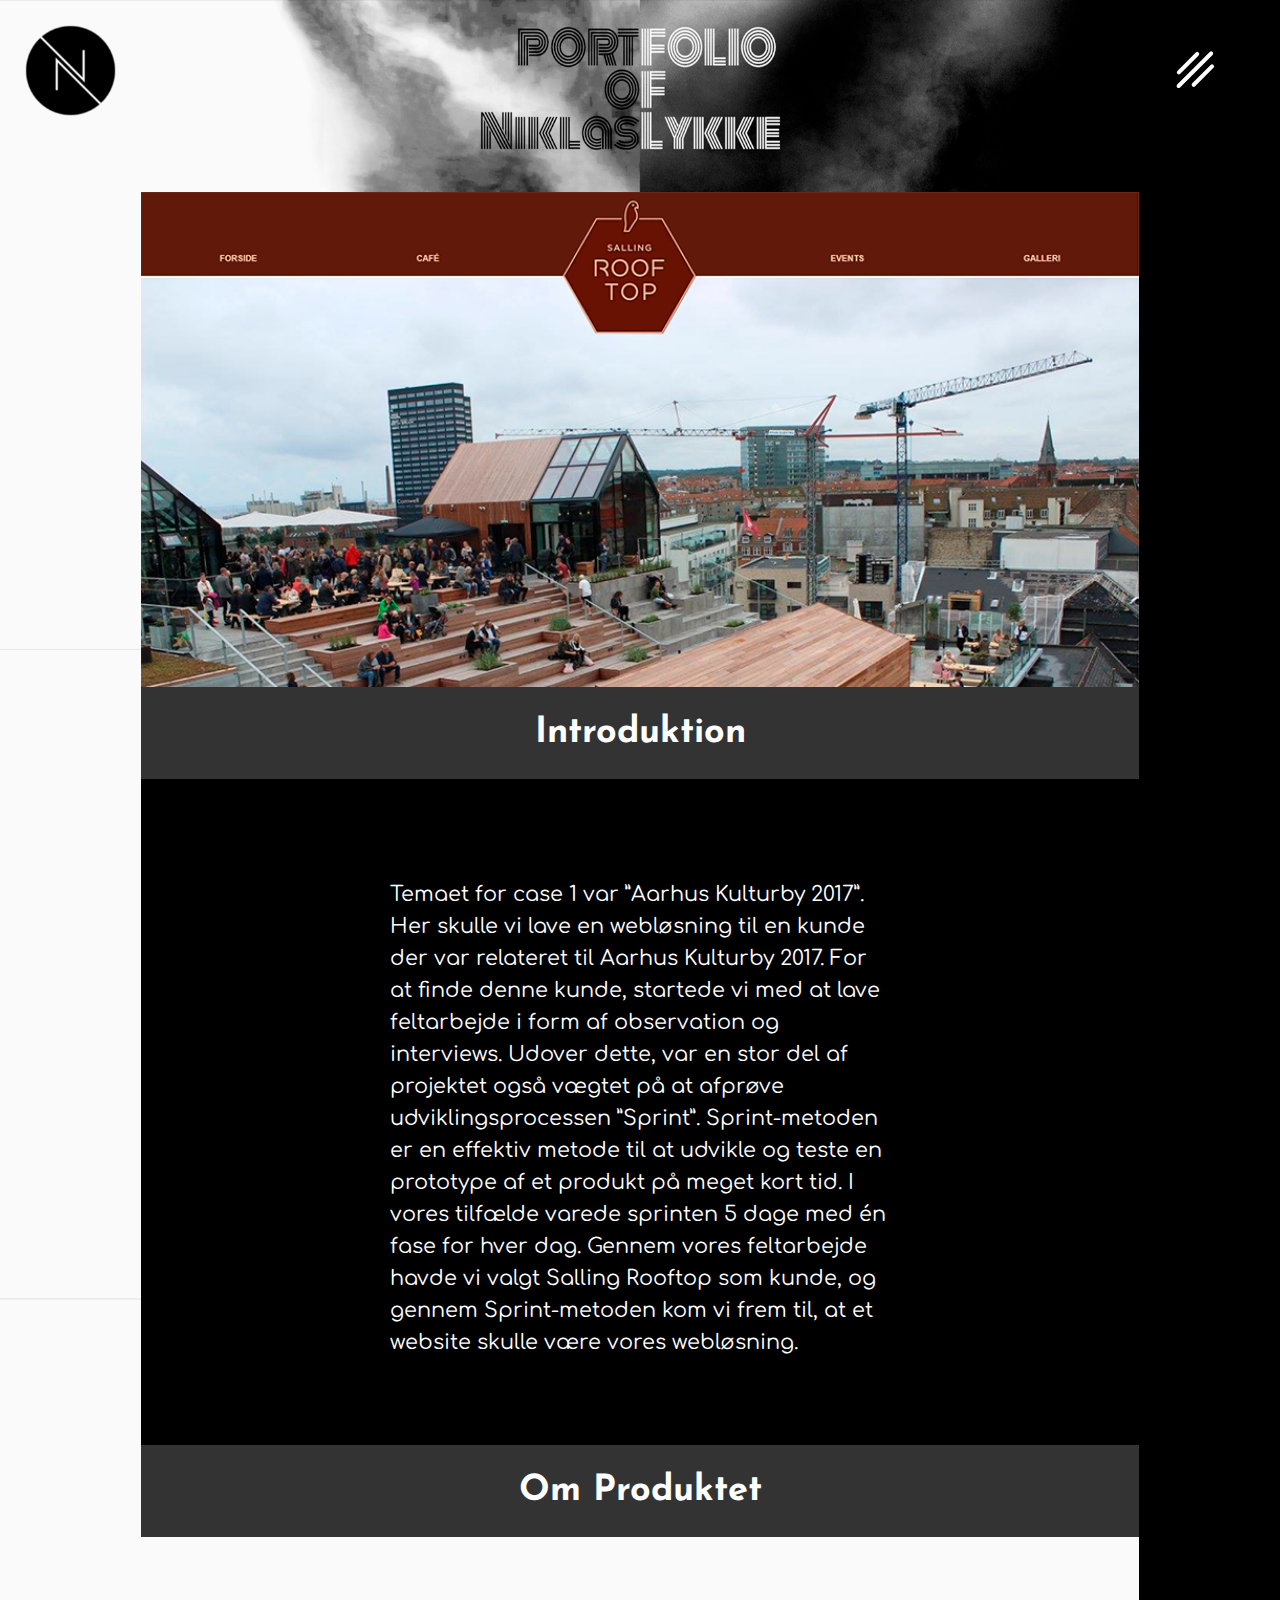
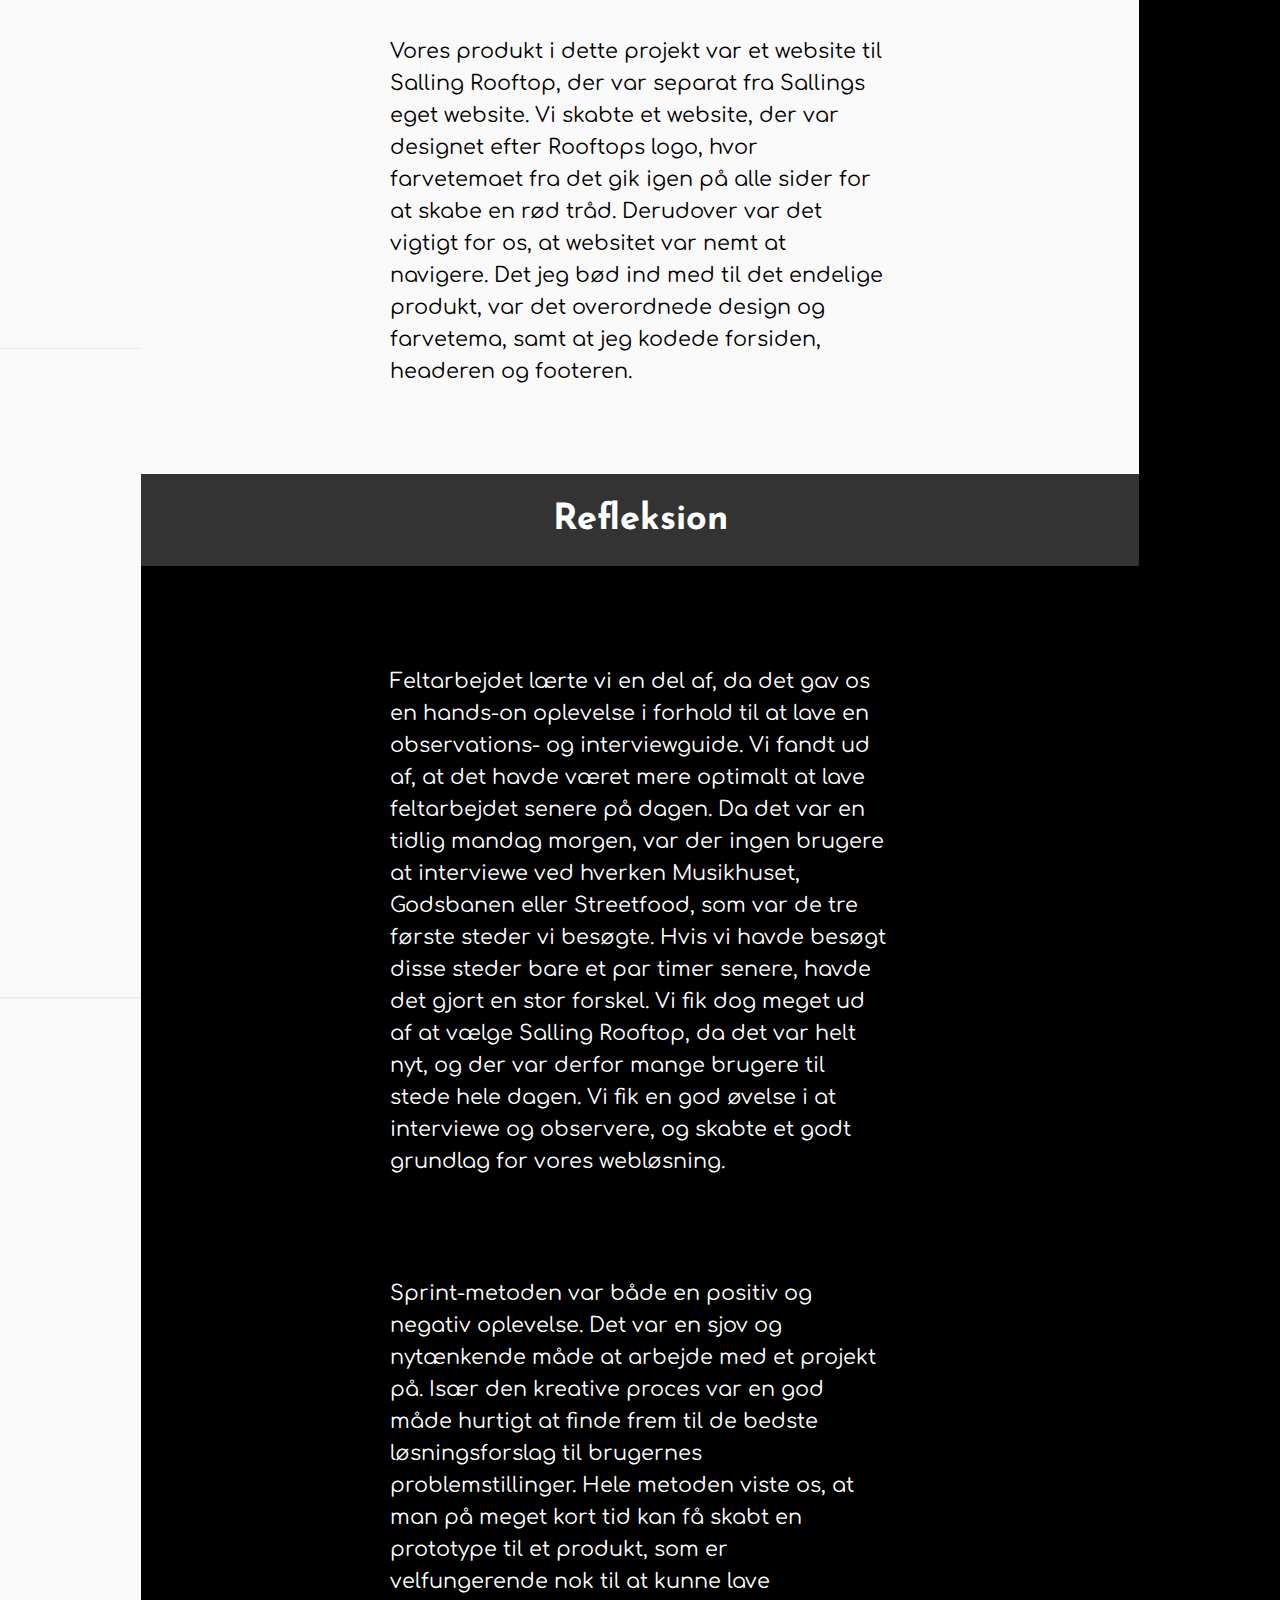
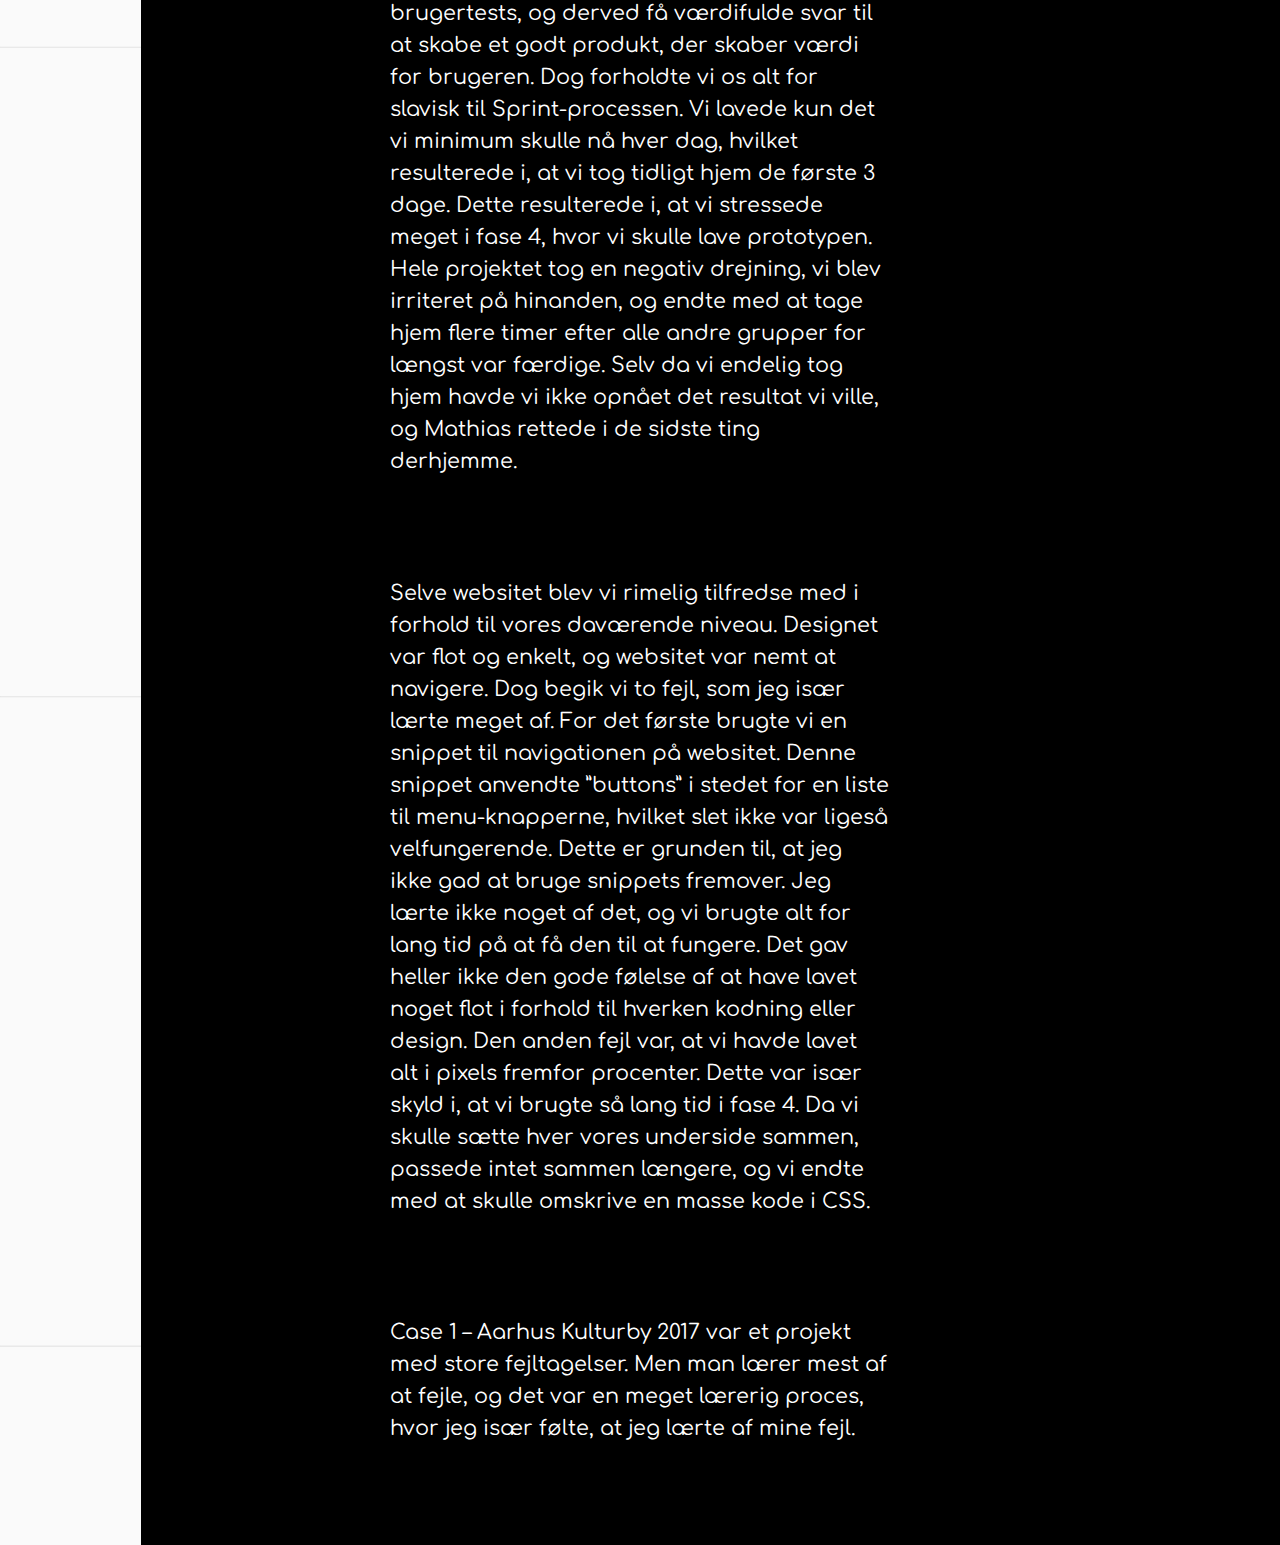
<file: rooftop.html>
<!DOCTYPE html>
<html lang="da">
<head>
	<meta charset="utf-8">
    <meta name="viewport" content="width=device-width, initial-scale=1.0">
    <meta name="description" content="Læs om mine refleksioner af Case 1: Salling Rooftop, hvor jeg beskriver SPRINT-processen, gruppearbejdet, dårlig tidsstyring og mit nuværende tilbageblik.">
	<title>Portfolio - Case 1: Rooftop</title>
	<link rel="stylesheet" type="text/css" href="css/style.css">
    <link href="https://fonts.googleapis.com/css?family=Comfortaa|Josefin+Sans|Righteous" rel="stylesheet">
</head>
<body>
    <!-- HEADER -START- -->
    <header>
        <nav>
            <a href="index.html"><img id="logo" src="images/logo.png" alt="..."></a>
            
            <!-- BURGER MENU -START- -->
            <section id="menu">
                <input type="checkbox" />
                <span></span>
                <span></span>
                <span></span>
                <ul id="nav">
                    <li class="nav-item-1"><a href="#">Cases</a></li>
                    <li class="nav-item-2"><a href="proces.html">Proces galleri</a></li>
                    <li class="nav-item-3"><a href="#about">Om mig</a></li>
                </ul>
            </section>
            <!-- BURGER MENU -END- -->
            
        </nav>
    </header>
    <!-- HEADER -END- -->
    
    <!-- CONTENT -START- -->
    <!-- CASES SLIDER -START- -->
    <input id="checkbox" type="checkbox"/>
    <a class="close cases-page" href="rooftop.html">&times;</a>
    <section id="cases-bg">
        <a href="#popup-1"><img class="case rooftop" src="images/roof.png" alt="..."></a>
        <a href="#popup-2"><img class="case intune" src="images/intune.png" alt="..."></a>
        <a href="#popup-3"><img class="case deluxe" src="images/deluxe.png" alt="..."></a>
        
        <!-- ROOFTOP OVERLAY -->
        <section id="popup-1" class="overlay a">
            <a href="https://niklaslykke.github.io/rooftop/">
                <section class="visit">
                    <p class="link-text">Besøg Rooftop</p>
                </section>
            </a>
            <a href="rooftop.html">
                <section class="more">
                    <p class="link-text">Læs mere</p>
                </section>
            </a>
        </section>
        
        <!-- IN TUNE OVERLAY -->
        <section id="popup-2" class="overlay b">
            <a href="https://niklaslykke.github.io/intune/">
                <section class="visit">
                    <p class="link-text">Besøg In Tune</p>
                </section>
            </a>
            <a href="intune.html">
                <section class="more">
                    <p class="link-text">Læs mere</p>
                </section>
            </a>
        </section>
        
        <!-- DELUXE OVERLAY -->
        <section id="popup-3" class="overlay c">
            <a href="https://niklaslykke.github.io/deluxe/">
                <section class="visit">
                    <p class="link-text">Besøg Deluxe</p>
                </section>
            </a>
            <a href="deluxe.html">
                <section class="more">
                    <p class="link-text">Læs mere</p>
                </section>
            </a>
        </section>
    </section>
    <!-- CASES SLIDER -END- -->
    
    <!-- ABOUT SLIDER -START- -->
    <section id="about" class="slider">
        <a class="close about" href="#">&times;</a>
        <section id="content">
            <h1>Om mig</h1>
            <h2>Multimediedesigneren</h2>
            <p>Mit navn er Niklas Lykke, og jeg går på multimediedesigneruddannelsen på Erhvervsakademiet Aarhus. Jeg har altid været meget interesseret i kreative medier - først tegning, så musik og nu multimediedesign. Derudover har jeg altid haft en kærlighed for computere. Derfor har jeg valgt MDU på EAAA. Dette er min refleksionsportfolio over mit første semester.</p>
            <h2>Musikeren</h2>
            <p>I min fritid er jeg vokalist i et dødsmetal band. Musikken er min store passion, og har skabt den person jeg er i dag, da det har givet mig meget mere selvtillid. På scenen slipper jeg mit normale rolige jeg, og slår mig løs. Dette er den anden side af mig.</p>
        </section>
    </section>
    <!-- ABOUT SLIDER -END- -->
    
    <!-- ROOFTOP REFLEKSIONER -START- -->
    <article>
        <section class="pic-box">
            <a href="https://niklaslykke.github.io/rooftop/">
                <picture>
                    <source media="(min-width: 1024px)" srcset="images/roof-big.png">
                    <img src="images/roof.png" alt="">
                </picture>
            </a>
        </section>
        <section class="sticky">
            <h2>Introduktion</h2>
        </section>
        <section class="txt-box-1">
            <p>Temaet for case 1 var ”Aarhus Kulturby 2017”. Her skulle vi lave en webløsning til en kunde der var relateret til Aarhus Kulturby 2017. For at finde denne kunde, startede vi med at lave feltarbejde i form af observation og interviews. Udover dette, var en stor del af projektet også vægtet på at afprøve udviklingsprocessen ”Sprint”. Sprint-metoden er en effektiv metode til at udvikle og teste en prototype af et produkt på meget kort tid. I vores tilfælde varede sprinten 5 dage med én fase for hver dag. Gennem vores feltarbejde havde vi valgt Salling Rooftop som kunde, og gennem Sprint-metoden kom vi frem til, at et website skulle være vores webløsning.</p>
        </section>
        <section class="sticky">
            <h2>Om Produktet</h2>
        </section>
        <section class="txt-box-2">
            <p>Vores produkt i dette projekt var et website til Salling Rooftop, der var separat fra Sallings eget website. Vi skabte et website, der var designet efter Rooftops logo, hvor farvetemaet fra det gik igen på alle sider for at skabe en rød tråd. Derudover var det vigtigt for os, at websitet var nemt at navigere. Det jeg bød ind med til det endelige produkt, var det overordnede design og farvetema, samt at jeg kodede forsiden, headeren og footeren.</p>
        </section>
        <section class="sticky">
            <h2>Refleksion</h2>
        </section>
        <section class="txt-box-1">
            <p>Feltarbejdet lærte vi en del af, da det gav os en hands-on oplevelse i forhold til at lave en observations- og interviewguide. Vi fandt ud af, at det havde været mere optimalt at lave feltarbejdet senere på dagen. Da det var en tidlig mandag morgen, var der ingen brugere at interviewe ved hverken Musikhuset, Godsbanen eller Streetfood, som var de tre første steder vi besøgte. Hvis vi havde besøgt disse steder bare et par timer senere, havde det gjort en stor forskel. Vi fik dog meget ud af at vælge Salling Rooftop, da det var helt nyt, og der var derfor mange brugere til stede hele dagen. Vi fik en god øvelse i at interviewe og observere, og skabte et godt grundlag for vores webløsning. </p>
            <p>Sprint-metoden var både en positiv og negativ oplevelse. Det var en sjov og nytænkende måde at arbejde med et projekt på. Især den kreative proces var en god måde hurtigt at finde frem til de bedste løsningsforslag til brugernes problemstillinger. Hele metoden viste os, at man på meget kort tid kan få skabt en prototype til et produkt, som er velfungerende nok til at kunne lave brugertests, og derved få værdifulde svar til at skabe et godt produkt, der skaber værdi for brugeren. Dog forholdte vi os alt for slavisk til Sprint-processen. Vi lavede kun det vi minimum skulle nå hver dag, hvilket resulterede i, at vi tog tidligt hjem de første 3 dage. Dette resulterede i, at vi stressede meget i fase 4, hvor vi skulle lave prototypen. Hele projektet tog en negativ drejning, vi blev irriteret på hinanden, og endte med at tage hjem flere timer efter alle andre grupper for længst var færdige. Selv da vi endelig tog hjem havde vi ikke opnået det resultat vi ville, og Mathias rettede i de sidste ting derhjemme.</p>
            <p>Selve websitet blev vi rimelig tilfredse med i forhold til vores daværende niveau. Designet var flot og enkelt, og websitet var nemt at navigere. Dog begik vi to fejl, som jeg især lærte meget af. For det første brugte vi en snippet til navigationen på websitet. Denne snippet anvendte ”buttons” i stedet for en liste til menu-knapperne, hvilket slet ikke var ligeså velfungerende. Dette er grunden til, at jeg ikke gad at bruge snippets fremover. Jeg lærte ikke noget af det, og vi brugte alt for lang tid på at få den til at fungere. Det gav heller ikke den gode følelse af at have lavet noget flot i forhold til hverken kodning eller design. Den anden fejl var, at vi havde lavet alt i pixels fremfor procenter. Dette var især skyld i, at vi brugte så lang tid i fase 4. Da vi skulle sætte hver vores underside sammen, passede intet sammen længere, og vi endte med at skulle omskrive en masse kode i CSS.</p>
            <p>Case 1 – Aarhus Kulturby 2017 var et projekt med store fejltagelser. Men man lærer mest af at fejle, og det var en meget lærerig proces, hvor jeg især følte, at jeg lærte af mine fejl.</p>
        </section>
    </article>
    <!-- ROOFTOP REFLEKSIONER -END- -->
    <!-- CONTENT -END- -->
</body>
</html>
</file>
<file: css/style.css>
/* GLOBAL -START- */
* {
    box-sizing: border-box;
    margin: 0;
    padding: 0;
}

body {
    background-color: rgb(0, 0, 0);
    min-height: 100%;
}

/* HEADER -START- */
#logo {
    position: fixed;
    margin: 3%;
    width: 18%; 
    z-index: 1;
}

/* MOBILE "BURGER" MENU -START- */
#menu {
    display: inline-block;
    position: fixed;
    z-index: 1;
    margin-left: 75%;
    margin-top: 15%;
}

/* "BURGER" BUTTON */
#menu input {
    display: inline;
    width: 50px;
    height: 50px;
    position: absolute;
    opacity: 0;
    z-index: 2;
    margin-left: 35%;
    margin-top: -60%;
}

#menu span {
    display: inline;
    float: right;
    clear: right;
    width: 30px;
    height: 4px;
    margin-bottom: 5px;
    background-color: rgb(255, 255, 255);
    border-radius: 5px;
    z-index: 2;
    transform-origin: 4px 0px;
    transition: transform 0.5s ease-in-out;
}

#menu span:nth-child(2) {
    transform: rotate(-45deg) translate(9px, 16px);
}

#menu span:nth-child(3) {
    width: 50px;
    transform: rotate(-45deg) translate(18px, 14px);
}

#menu span:nth-child(4) {
    transform: rotate(-45deg) translate(20px, -16px);
}

/* "BURGER" BUTTON CHECKED */
#menu input:checked ~ span:nth-child(2) {
    transform: rotate(-135deg) translate(-9px, 16.5px);
}

#menu input:checked ~ span:nth-child(4) {
    transform: rotate(45deg) translate(-5px, -33px);
}


#menu input:checked ~ span {
    -webkit-animation-name: input-checked;
    -webkit-animation-duration: 1s;
    -webkit-animation-delay: 0.15s;
}

@keyframes input-checked {
    from {
        opacity: 0;
    }
    
    to {
        opacity: 1;
    }
}

/* "BURGER" BUTTON UNCHECKED */
#menu input:not(:checked) ~ span {
    -webkit-animation-name: input-unchecked;
    -webkit-animation-duration: 1s;
    -webkit-animation-delay: 0.08s;
}

@keyframes input-unchecked {
    from {
        opacity: 0;
    }
    
    to {
        opacity: 1;
    }
}

/* OFF SCREEN MENU */
#nav {
    position: fixed;
    width: 100%;
    height: 100%;
    margin-top: -15%;
    margin-left: -75%;
    background: rgba(0, 0, 0, 0.8);
    list-style-type: none;
    opacity: 0;
    transform: translateX(100%);
    transition: transform 0.5s ease-out,
                opacity 1s;
    z-index: -1;
}

#nav li {
    padding: 5%;
    text-align: center;
}

#nav li a {
    text-decoration: none;
    font-family: 'Righteous', cursive;
    font-size: 2em;
    color: rgb(255, 255, 255);
}

.nav-item-1 {
    margin-top: 60%;
}

.nav-item-3 {
    margin-bottom: 5%;
}

#menu input:checked ~ #nav {
    opacity: 1;
    transform: none;
}
/* MOBILE "BURGER" MENU -END- */
/* HEADER -END- */

/* FRONT PAGE -START- */
#frontpage {
    background-image: url(../images/frontpage.png);
    background-size: 125%;
    background-repeat: no-repeat;
    position: fixed;
    top: 0;
    bottom: 0;
    left: 0;
    right: 0;
}
/* FRONT PAGE -END- */

/* "CASES" SLIDER -START- */
#checkbox {
    opacity: 0;
    position: fixed;
    padding: 10%;
    width: 30%;
    height: 7%;
    margin-left: 35%;
    margin-top: 65%;
    cursor: pointer;
    z-index: 1;
}

#cases-bg {
    position: fixed;
    top: 0;
    bottom: 0;
    left: 0;
    right: 0;
    opacity: 0;
    height: 50em;
    list-style-type: none;
    transform: translateY(-120%);
    transition: transform 0.7s ease-out,
                opacity 1.2s;
    z-index: 2;
    /* BACKGROUND GRADIENT */
    background: rgba(255,255,255,1);
    background: -moz-linear-gradient(left, rgba(255,255,255,1) 0%, rgba(191,191,191,1) 25%, rgba(127,127,127,1) 51%, rgba(64,64,64,1) 75%, rgba(0,0,0,1) 100%);
    background: -webkit-gradient(left top, right top, color-stop(0%, rgba(255,255,255,1)), color-stop(25%, rgba(191,191,191,1)), color-stop(51%, rgba(127,127,127,1)), color-stop(75%, rgba(64,64,64,1)), color-stop(100%, rgba(0,0,0,1)));
    background: -webkit-linear-gradient(left, rgba(255,255,255,1) 0%, rgba(191,191,191,1) 25%, rgba(127,127,127,1) 51%, rgba(64,64,64,1) 75%, rgba(0,0,0,1) 100%);
    background: -o-linear-gradient(left, rgba(255,255,255,1) 0%, rgba(191,191,191,1) 25%, rgba(127,127,127,1) 51%, rgba(64,64,64,1) 75%, rgba(0,0,0,1) 100%);
    background: -ms-linear-gradient(left, rgba(255,255,255,1) 0%, rgba(191,191,191,1) 25%, rgba(127,127,127,1) 51%, rgba(64,64,64,1) 75%, rgba(0,0,0,1) 100%);
    background: linear-gradient(to right, rgba(255,255,255,1) 0%, rgba(191,191,191,1) 25%, rgba(127,127,127,1) 51%, rgba(64,64,64,1) 75%, rgba(0,0,0,1) 100%);
}

#checkbox:checked ~ #cases-bg {
    opacity: 1;
    transform: none;
}

.close {
    position: absolute;
    font-size: 6em;
    font-weight: bold;
    text-decoration: none;
}

.close:hover {
    color: rgb(125, 125, 125);
}

.cases-page {
    visibility: hidden;
    font-size: 4em;
    margin-left: 85%;
    color: rgb(255, 255, 255);
    z-index: 3;
}

.close:target ~ #cases-bg {
    transform: translateY(-100%);
}

#checkbox:checked ~ .close {
    visibility: visible;
}

.case {
    display: block;
    position: absolute;
    width: 80%;
    margin-left: 10%;
}

.case:hover {
    box-shadow: 8px 8px 8px rgba(255, 255, 255, 0.4), 8px 8px 8px rgba(0, 0, 0, 0.8);
    filter: -webkit-grayscale(100%);
    filter: grayscale(100%);
}

.rooftop {
    margin-top: 20%;
}

.intune {
    margin-top: 65%;
}

.deluxe {
    margin-top: 110%;
}

.overlay {
    position: absolute;
    width: 80%;
    font-family: 'Righteous', cursive;
    text-align: center;
    visibility: hidden;
    opacity: 0;
}

.a {
    margin-left: 10%;
    margin-top: 20%;
}

.a:target {
    visibility: visible;
    opacity: 1;
}

.b {
    margin-left: 10%;
    margin-top: 65%;
}

.b:target {
    visibility: visible;
    opacity: 1;
}

.c {
    margin-left: 10%;
    margin-top: 110%;
}

.c:target {
    visibility: visible;
    opacity: 1;
}

.visit {
    background-color: rgba(255, 255, 255, 0.7);
    color: rgb(0, 0, 0);
    width: 50%;
    float: left;
}

.visit:hover {
    background-color: rgb(255, 255, 255);
}

.more {
    background-color: rgba(0, 0, 0, 0.7);
    color: rgb(255, 255, 255);
    width: 50%;
    float: left;
}

.more:hover {
    background-color: rgb(0, 0, 0);
}

.link-text {
    margin-top: 44%;
    margin-bottom: 44%;
}
/* "CASES" SLIDER -END- */

/* "ABOUT" SLIDER -START- */
.slider {
    position: relative;
    float: left;
    width: 100%;
    height: 100%;
    margin-left: -100%;
    background: rgb(255, 255, 255);
    opacity: 0;
    transition: transform 0.5s ease-out,
                opacity 1s;
    z-index: 1;
}

.slider:target {
    opacity: 1;
    transform: translateX(100%);
}

.about {
    margin-top: -5%;
    left: 80%;
    color: rgb(0, 0, 0);
}

#content {
    text-align: left;
    padding: 5%;
    margin-right: 15%;
}

#content h1 {
    font-family: 'Righteous', sans-serif;
    font-size: 3em;
    margin-top: 25%;
    margin-bottom: 10%;
}

#content h2 {
    font-family: 'Josefin Sans', sans-serif;
    font-size: 1.3em;
    padding-bottom: 3%;
}

#content p {
    font-family: 'Comfortaa', sans-serif;
    font-size: 0.9em;
    line-height: 1.5em;
    padding-bottom: 15%;
}

#content p:last-child {
    margin-bottom: 15%;
}
/* "ABOUT" SLIDER -END- */

/* "PROCESS GALLERY" PAGE -START- */
.gallery {
    display: flex;
    flex-wrap: wrap;
    justify-content: space-around;
    text-align: center;
    /* BACKGROUND GRADIENT */
    background: rgba(255,255,255,1);
    background: -moz-linear-gradient(left, rgba(255,255,255,1) 0%, rgba(191,191,191,1) 25%, rgba(127,127,127,1) 51%, rgba(64,64,64,1) 75%, rgba(0,0,0,1) 100%);
    background: -webkit-gradient(left top, right top, color-stop(0%, rgba(255,255,255,1)), color-stop(25%, rgba(191,191,191,1)), color-stop(51%, rgba(127,127,127,1)), color-stop(75%, rgba(64,64,64,1)), color-stop(100%, rgba(0,0,0,1)));
    background: -webkit-linear-gradient(left, rgba(255,255,255,1) 0%, rgba(191,191,191,1) 25%, rgba(127,127,127,1) 51%, rgba(64,64,64,1) 75%, rgba(0,0,0,1) 100%);
    background: -o-linear-gradient(left, rgba(255,255,255,1) 0%, rgba(191,191,191,1) 25%, rgba(127,127,127,1) 51%, rgba(64,64,64,1) 75%, rgba(0,0,0,1) 100%);
    background: -ms-linear-gradient(left, rgba(255,255,255,1) 0%, rgba(191,191,191,1) 25%, rgba(127,127,127,1) 51%, rgba(64,64,64,1) 75%, rgba(0,0,0,1) 100%);
    background: linear-gradient(to right, rgba(255,255,255,1) 0%, rgba(191,191,191,1) 25%, rgba(127,127,127,1) 51%, rgba(64,64,64,1) 75%, rgba(0,0,0,1) 100%);
}

.gallery section {
    width: 40%;
    margin-top: 10%;
    filter: -webkit-grayscale(100%);
    filter: grayscale(100%);
    box-shadow: 8px 8px 8px rgba(255, 255, 255, 0.4), 8px 8px 8px rgba(0, 0, 0, 0.8);
}

.gallery section:hover {
    width: 60%;
    filter: -webkit-grayscale(0%);
    filter: grayscale(0%);
}

.gallery img {
    width: 100%;
}

.gallery h1 {
    width: 100%;
    padding: 5%;
    margin-top: 25%;
    font-family: 'Righteous', sans-serif;
    letter-spacing: 2px;
    color: rgb(255, 255, 255);
}

.gallery h2 {
    width: 100%;
    padding: 5%;
    font-family: 'Josefin Sans', sans-serif;
    font-size: 0.8em;
    color: rgb(255, 255, 255);
}

.small {
    margin-bottom: 25%;
}
/* "PROCESS GALLERY" PAGE -END- */

/* "ROOFTOP, IN TUNE, DELUXE" PAGES -START- */
article {
    font-family: 'Comfortaa', cursive;
    text-align: left;
    line-height: 2em;
}

.pic-box {
    width: 100%;
}

.pic-box:hover {
    filter: -webkit-grayscale(100%);
    filter: grayscale(100%);
}

.pic-box img {
    width: 100%;
}

.sticky {
    width: 100%;
    padding: 10%;
    font-family: 'Josefin Sans', sans-serif;
    text-align: center;
    color: rgb(255, 255, 255);
    background: rgb(51, 51, 51);
    position: -webkit-sticky;
    position: sticky;
    margin-top: -3%;
    top: -1px;
}

.txt-box-1 {
    width: 100%;
    color: rgb(255, 255, 255);
    background: rgb(0, 0, 0);
}

.txt-box-1 p {
    padding: 10%;
}

.txt-box-2 {
    width: 100%;
    color: rgb(0, 0, 0);
    background: rgb(250, 250, 250);
}

.txt-box-2 p {
    padding: 10%;
}
/* "ROOFTOP, IN TUNE, DELUXE" PAGES -END- */
/* GLOBAL -END- */

/* TABLET -START- */
@media screen and (min-width: 768px) {
    
    /* HEADER -START- */
    #logo {
        margin: 3%;
        width: 12%;
    }
    
    /* MOBILE "BURGER" MENU -START- */
    #menu {
        margin-left: 85%;
        margin-top: 10%;
    }
    
    /* "BURGER" BUTTON */
    #menu input {
        width: 55px;
        height: 55px;
        margin-left: 30%;
    }
    
    #menu span {
        width: 40px;
    }

    #menu span:nth-child(2) {
        transform: rotate(-45deg) translate(9px, 19px);
    }

    #menu span:nth-child(3) {
        width: 60px;
        transform: rotate(-45deg) translate(18px, 14px);
    }

    #menu span:nth-child(4) {
        transform: rotate(-45deg) translate(20px, -19px);
    }

    /* "BURGER" BUTTON CHECKED */
    #menu input:checked ~ span:nth-child(2) {
        transform: rotate(-135deg) translate(-14px, 20.3px);
    }

    #menu input:checked ~ span:nth-child(4) {
        transform: rotate(45deg) translate(-10px, -37px);
    }
    
    /* OFF SCREEN MENU */
    #nav {
        margin-top: -10%;
        margin-left: -85%;
    }
    
    #nav li a {
        font-size: 2.5em;
    }

    .nav-item-1 {
        margin-top: 40%;
    }
    /* MOBILE "BURGER" MENU -END- */
    /* HEADER -END- */
    
    /* FRONT PAGE -START- */
    #frontpage {
        background-image: url(../images/frontpage-medium.png);
    }
    /* FRONT PAGE -END- */
    
    /* "CASES" SLIDER -START- */
    #checkbox {
        width: 20%;
        height: 6%;
        margin-left: 40%;
        margin-top: 45.5%;
    }
    
    #cases-bg {
        height: 100em;
    }
    
    .close {
        font-size: 7em;
    }
    
    .cases-page {
        margin-left: 85%;
    }
    
    .case {
        width: 70%;
        margin-left: 15%;
    }
    
    .rooftop {
        margin-top: 15%;
    }

    .intune {
        margin-top: 55%;
    }

    .deluxe {
        margin-top: 95%;
    }

    .overlay {
        width: 70%;
        font-size: 1.8em;
    }

    .a {
        margin-left: 15%;
        margin-top: 15%;
    }

    .b {
        margin-left: 15%;
        margin-top: 55%;
    }

    .c {
        margin-left: 15%;
        margin-top: 95%;
    }
    /* "CASES" SLIDER -END- */
    
    /* "ABOUT" SLIDER -START- */
    .about {
        margin-top: 0.1%;
        left: 86.9%;
    }

    #content {
        padding: 10%;
    }

    #content h1 {
        font-size: 4em;
    }

    #content h2 {
        font-size: 1.6em;
    }

    #content p {
        font-size: 1.1em;
    }
    /* "ABOUT" SLIDER -END- */
    
    /* "PROCESS GALLERY" PAGE -START- */
    .gallery section {
        width: 26%;
    }
    
    .gallery section:hover {
        width: 48%;
    }
    
    .gallery h1 {
        font-size: 2.5em;
    }

    .gallery h2 {
        font-size: 1.5em;
    }
    
    .medium {
        margin-bottom: 25%;
    }
    /* "PROCESS GALLERY" PAGE -END- */

    /* "ROOFTOP, IN TUNE, DELUXE" PAGES -START- */
    .sticky {
        padding: 7%;
        font-size: 1.5em;
        margin-top: -2%;
    }

    .txt-box-1 {
        font-size: 1.3em;
        padding-bottom: 10%;
    }

    .txt-box-1 p {
        padding: 10% 20% 0% 20%;
    }

    .txt-box-2 {
        font-size: 1.3em;
        padding-bottom: 10%;
    }

    .txt-box-2 p {
        padding: 10% 20% 0% 20%;
    }
    /* "ROOFTOP, IN TUNE, DELUXE" PAGES -END- */
}
/* TABLET -END- */

/* 13" DESKTOP -START- */
@media screen and (min-width: 1024px) {
    
    /* HEADER -START- */
    #logo {
        margin: 2%;
        width: 7%;
    }
    
    /* MOBILE "BURGER" MENU -START- */
    #menu {
        margin-left: 90%;
        margin-top: 6%;
    }

    /* "BURGER" BUTTON */
    #menu input {
        width: 50px;
        height: 50px;
        margin-left: 35%;
    }

    #menu span {
        width: 30px;
        height: 4px;
    }

    #menu span:nth-child(2) {
        transform: rotate(-45deg) translate(9px, 16px);
    }

    #menu span:nth-child(3) {
        width: 50px;
        transform: rotate(-45deg) translate(18px, 14px);
    }

    #menu span:nth-child(4) {
        transform: rotate(-45deg) translate(20px, -16px);
    }

    /* "BURGER" BUTTON CHECKED */
    #menu input:checked ~ span:nth-child(2) {
        transform: rotate(-135deg) translate(-9px, 16.5px);
    }

    #menu input:checked ~ span:nth-child(4) {
        transform: rotate(45deg) translate(-5px, -33px);
    }
    
    /* OFF SCREEN MENU */
    #nav {
        width: 50%;
        margin-top: -6%;
        margin-left: -40%;
    }
    
    #nav li a {
        font-size: 2em;
    }
    
    .nav-item-1 {
        margin-top: 30%;
    }
    /* MOBILE "BURGER" MENU -END- */
    /* HEADER -END- */
    
    /* FRONT PAGE -START- */
    #frontpage {
        background-image: url(../images/frontpage-big.png);
    }
    /* FRONT PAGE -END- */
    
    /* "CASES" SLIDER -START- */
    #checkbox {
        width: 10%;
        height: 7%;
        margin-left: 70%;
        margin-top: 17.5%;
    }
    
    #cases-bg {
        background-image: url(../images/shapes.png);
        background-repeat: no-repeat;
        background-size: 100%;
        height: 100%;
    }
    
    .close {
        font-size: 5.9em;
        font-weight: normal;
    }
    
    .cases-page {
        margin-left: 91.5%;
    }
    
    .case {
        width: 30%;
    }

    .rooftop {
        margin-top: 12%;
        margin-left: 2%;
    }

    .intune {
        margin-top: 30%;
        margin-left: 35%;
    }

    .deluxe {
        margin-top: 12%;
        margin-left: 68%;
    }

    .overlay {
        width: 30%;
        font-size: 1.2em;
    }

    .a {
        margin-top: 12%;
        margin-left: 2%;
    }

    .b {
        margin-top: 30%;
        margin-left: 35%;
    }

    .c {
        margin-top: 12%;
        margin-left: 68%;
    }
    /* "CASES" SLIDER -END- */
    
    /* "ABOUT" SLIDER -START- */
    .slider {
        position: fixed;
        width: 50%;
        margin-left: -50%;
        background: rgba(255, 255, 255, 0.9);
    }

    .about {
        left: 80%;
    }

    #content {
        padding-right: 26%;
    }

    #content h1 {
        font-size: 2em;
        margin-top: 25%;
    }

    #content h2 {
        font-size: 1em
    }

    #content p {
        font-size: 0.65em;
        padding-bottom: 10%;
    }

    #content p:last-child {
        padding-bottom: 1%;
        margin-bottom: 0;
    }
    /* "ABOUT" SLIDER -END- */
    
    /* "PROCESS GALLERY" PAGE -START- */
    .gallery section {
        width: 17%;
        margin-top: 5%;
    }
    
    .gallery section:hover {
        width: 32%;
    }
    
    .gallery h1 {
        font-size: 2em;
        margin-top: 5%;
    }

    .gallery h2 {
        font-size: 1em;
    }
    
    .large {
        margin-bottom: 25%;
    }
    /* "PROCESS GALLERY" PAGE -END- */

    /* "ROOFTOP, IN TUNE, DELUXE" PAGES -START- */
    article {
        background-image: url(../images/frontpage-big.png);
        background-size: 100%;
        padding: 15% 11% 0% 11%;
    }
    
    .sticky {
        padding: 3%;
        margin-top: -1.4%;
    }

    .txt-box-1 p {
        padding: 10% 25% 0% 25%;
    }

    .txt-box-2 p {
        padding: 10% 25% 0% 25%;
    }
    /* "ROOFTOP, IN TUNE, DELUXE" PAGES -END- */
}
/* 13" DESKTOP -END- */

/* 15" DESKTOP -START- */
@media screen and (min-width: 1440px) {

    /* HEADER -START- */
    /* MOBILE "BURGER" MENU -START- */
    #menu {
        margin-left: 92%;
        margin-top: 5%;
    }
    
    /* "BURGER" BUTTON */
    #menu input {
        width: 55px;
        height: 55px;
        margin-left: 30%;
        margin-top: -65%;
    }
    
    #menu span {
        width: 40px;
    }

    #menu span:nth-child(2) {
        transform: rotate(-45deg) translate(9px, 19px);
    }

    #menu span:nth-child(3) {
        width: 60px;
        transform: rotate(-45deg) translate(18px, 14px);
    }

    #menu span:nth-child(4) {
        transform: rotate(-45deg) translate(20px, -19px);
    }

    /* "BURGER" BUTTON CHECKED */
    #menu input:checked ~ span:nth-child(2) {
        transform: rotate(-135deg) translate(-14px, 20.3px);
    }

    #menu input:checked ~ span:nth-child(4) {
        transform: rotate(45deg) translate(-10px, -37px);
    }
    
    /* OFF SCREEN MENU */
    #nav {
        margin-top: -5%;
        margin-left: -42%;
    }
    
    #nav li a {
        font-size: 2.5em;
    }
    /* MOBILE "BURGER" MENU -END- */
    /* HEADER -END- */
    
    /* "CASES" SLIDER -START- */
    #checkbox {
        height: 6%;
    }
    
    .close {
        font-size: 7.2em;
        font-weight: normal;
    }
    
    .cases-page {
        margin-left: 92.9%;
        margin-top: -0.4%;
    }
    
    .overlay {
        font-size: 1.3em;
    }
    /* "CASES" SLIDER -END- */
    
    /* "ABOUT" SLIDER -START- */
    .about {
        top: -0.6%;
    }

    #content {
        padding-right: 28%;
    }

    #content h1 {
        font-size: 3em;
    }

    #content h2 {
        font-size: 1.3em
    }

    #content p {
        font-size: 0.9em;
    }
    /* "ABOUT" SLIDER -END- */
    
    /* "PROCESS GALLERY" PAGE -START- */
    .gallery h1 {
        font-size: 3em;
    }

    .gallery h2 {
        font-size: 1.5em;
    }
    /* "PROCESS GALLERY" PAGE -END- */

    /* "ROOFTOP, IN TUNE, DELUXE" PAGES -START- */
    article {
        padding: 14% 15% 0% 15%;
    }
    /* "ROOFTOP, IN TUNE, DELUXE" PAGES -END- */
}
/* 15" DESKTOP -END- */
    
/* 17" DESKTOP -START- */
@media screen and (min-width: 1920px) {

    /* HEADER -START- */
    /* MOBILE "BURGER" MENU -START- */
    #menu {
        margin-left: 92%;
        margin-top: 6%;
    }
    
    /* "BURGER" BUTTON */
    #menu input {
        width: 65px;
        height: 65px;
        margin-left: 25%;
    }
    
    #menu span {
        width: 50px;
    }

    #menu span:nth-child(2) {
        transform: rotate(-45deg) translate(8px, 22px);
    }

    #menu span:nth-child(3) {
        width: 75px;
        transform: rotate(-45deg) translate(18px, 17px);
    }

    #menu span:nth-child(4) {
        transform: rotate(-45deg) translate(19px, -23px);
    }

    /* "BURGER" BUTTON CHECKED */
    #menu input:checked ~ span:nth-child(2) {
        transform: rotate(-135deg) translate(-17px, 26.2px);
    }
    
    #menu input:checked ~ span:nth-child(4) {
        transform: rotate(45deg) translate(-12px, -43px);
    }
    
    /* OFF SCREEN MENU */
    #nav {
        margin-top: -6%;
    }
    
    #nav li a {
        font-size: 3em;
    }
    /* MOBILE "BURGER" MENU -END- */
    /* HEADER -END- */
    
    /* "CASES" SLIDER -START- */
    #checkbox {
        width: 10%;
        margin-left: 70%;
        margin-top: 17.5%;
    }
    
    .close {
        font-size: 9.2em;
    }
    
    .cases-page {
        margin-top: 0.9%;;
        margin-left: 92.5%;
    }
    
    .overlay {
        font-size: 1.8em;
    }
    /* "CASES" SLIDER -END- */
    
    /* "ABOUT" SLIDER -START- */
    .about {
        top: 1.5%;
    }
    
    #content {
        padding-right: 35%;
    }
    
    #content h1 {
        font-size: 3.5em;
        margin-top: 35%;
    }

    #content h2 {
        font-size: 1.5em;
    }

    #content p {
        font-size: 1.1em;
    }
    /* "ABOUT" SLIDER -END- */
    
    /* "PROCESS GALLERY" PAGE -START- */
    .gallery section {
        width: 15%;
    }
    
    .gallery section:hover {
        width: 25%;
    }
    
    .screen {
        margin-bottom: 25%;
    }
    /* "PROCESS GALLERY" PAGE -END- */
}
/* 17" DESKTOP -END- */
</file>
